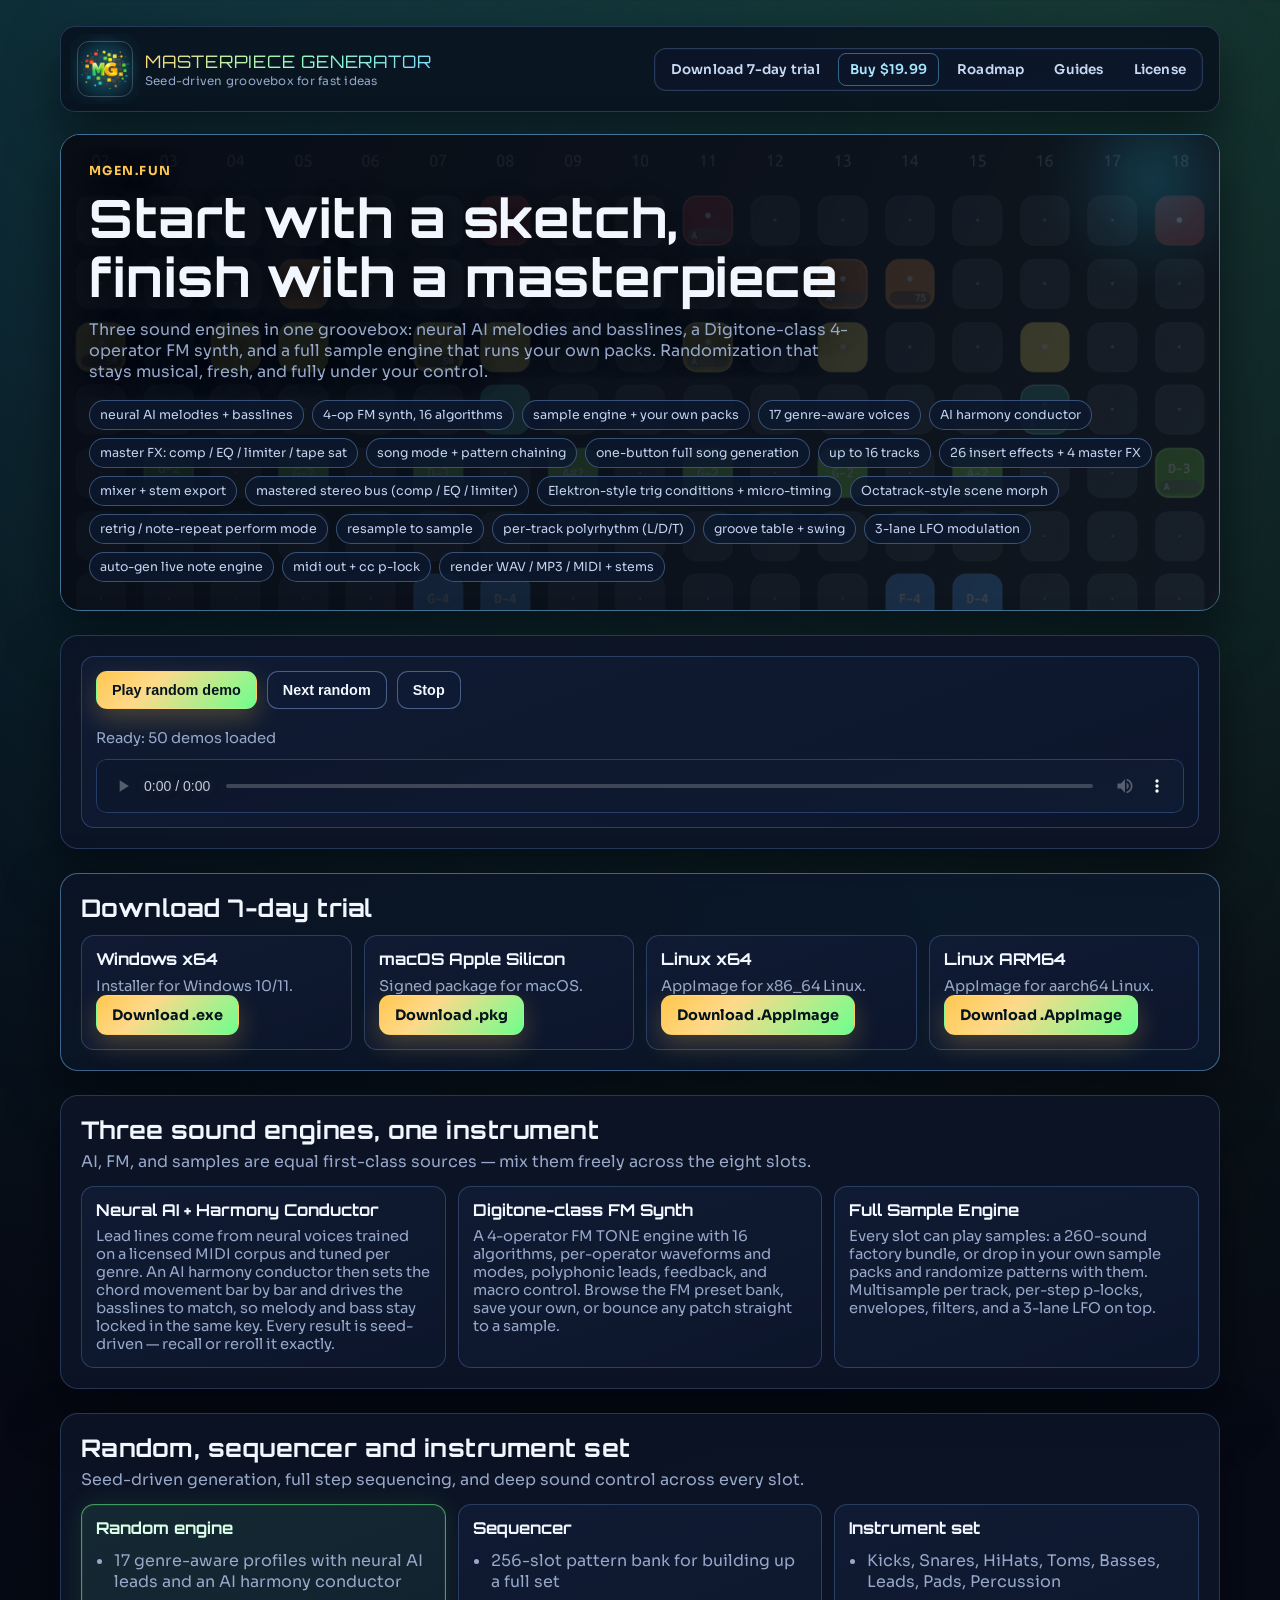
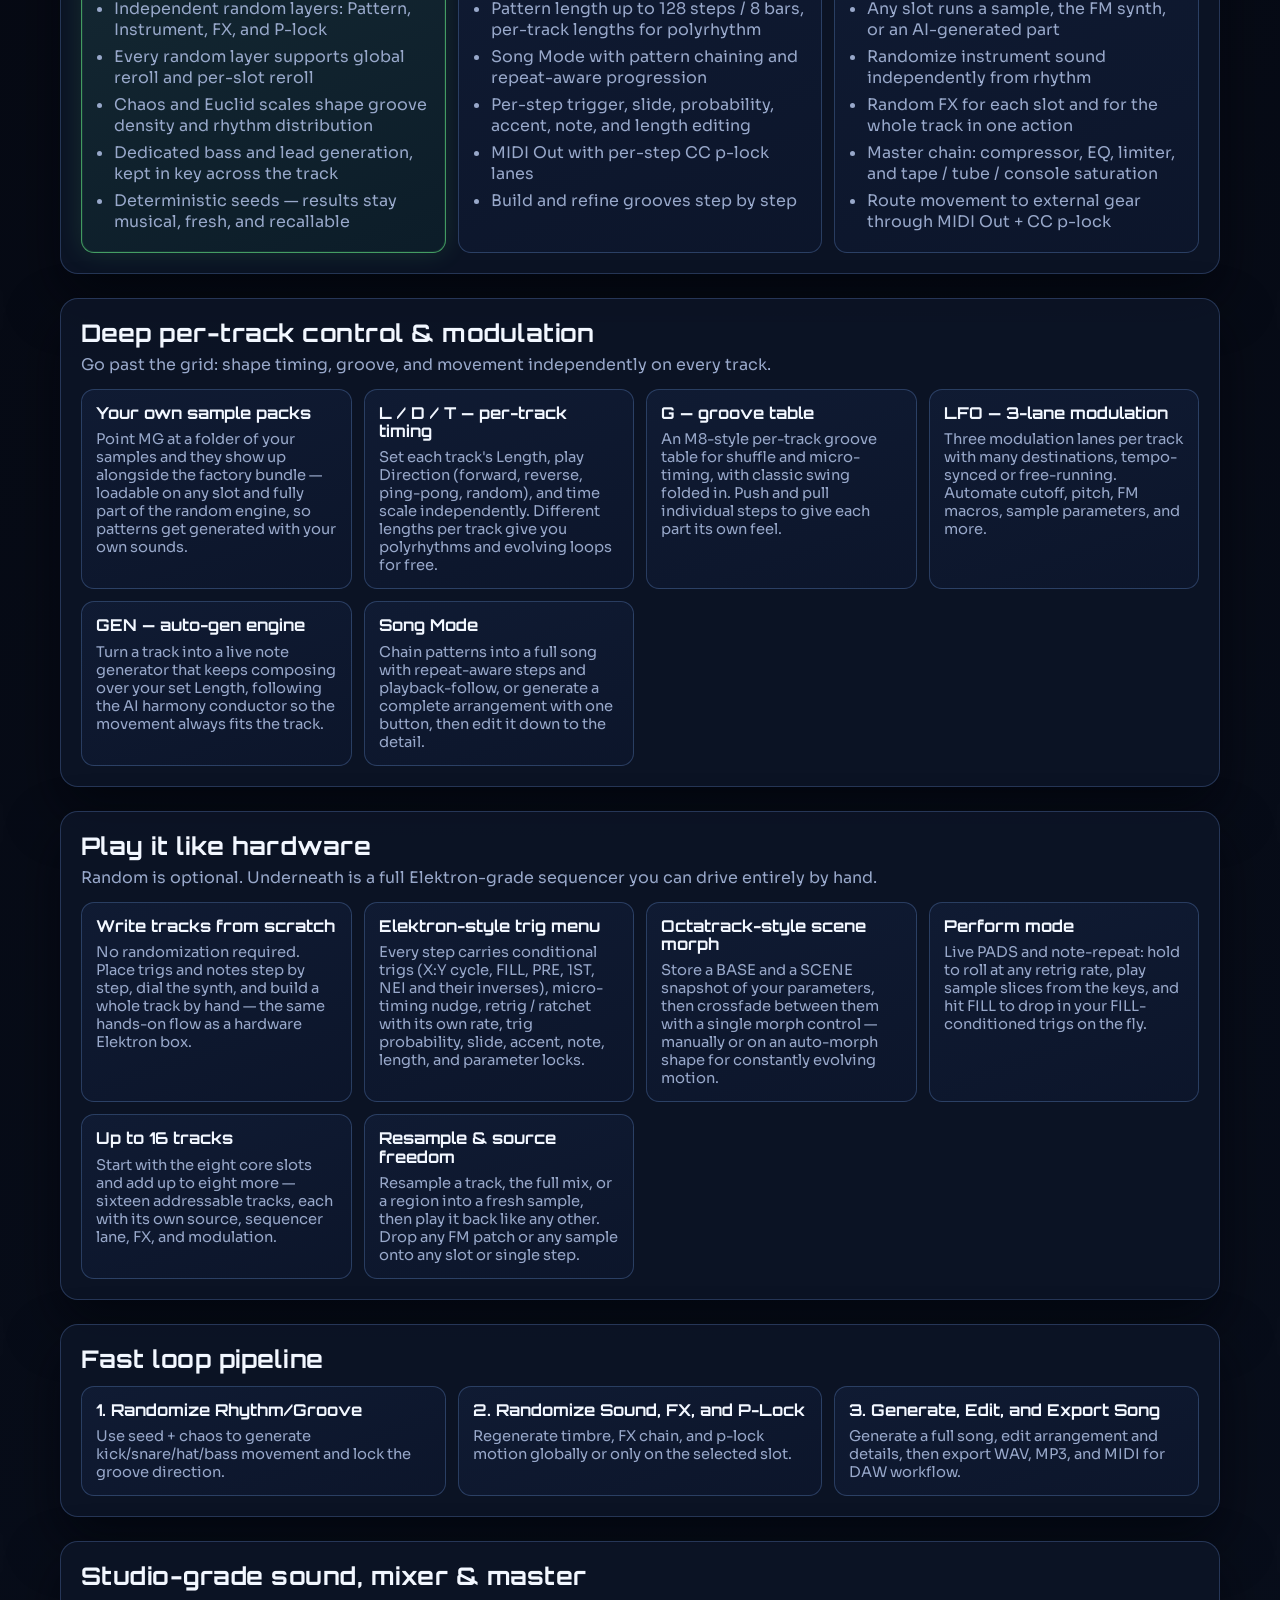
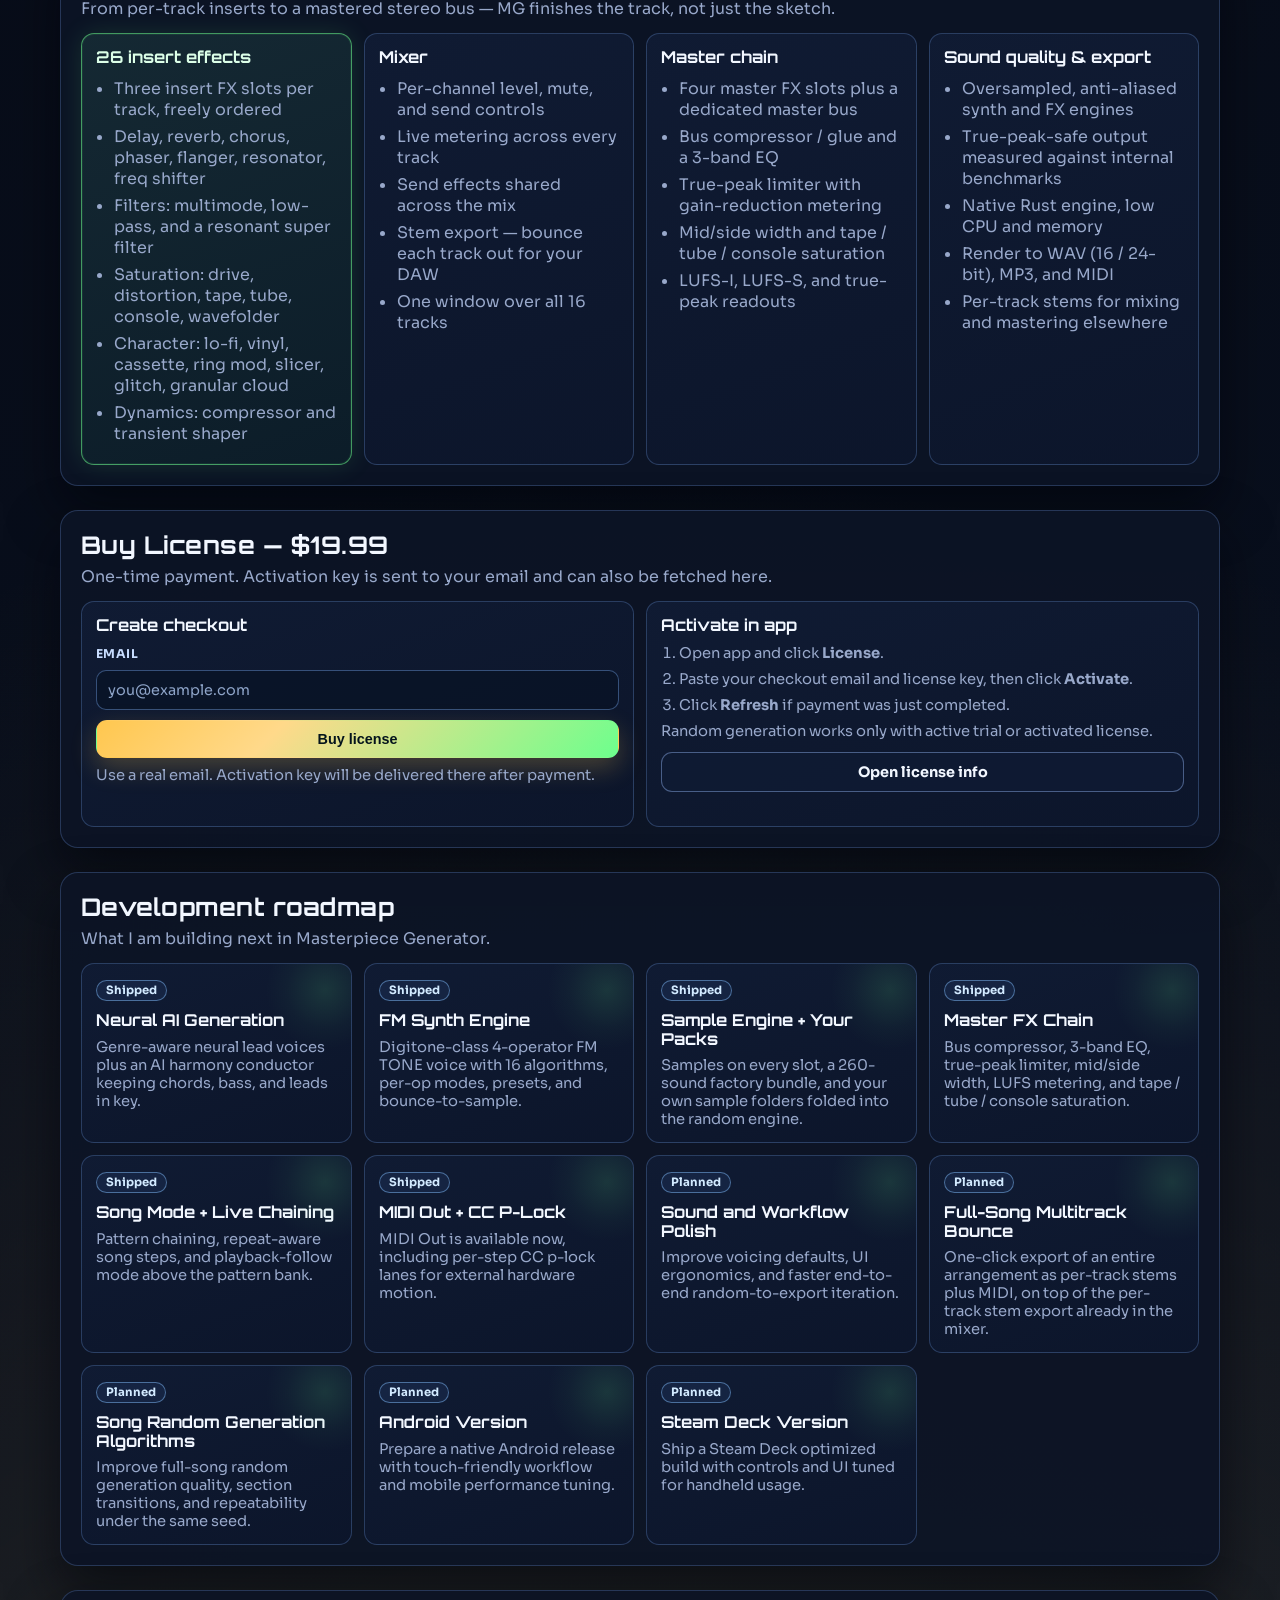
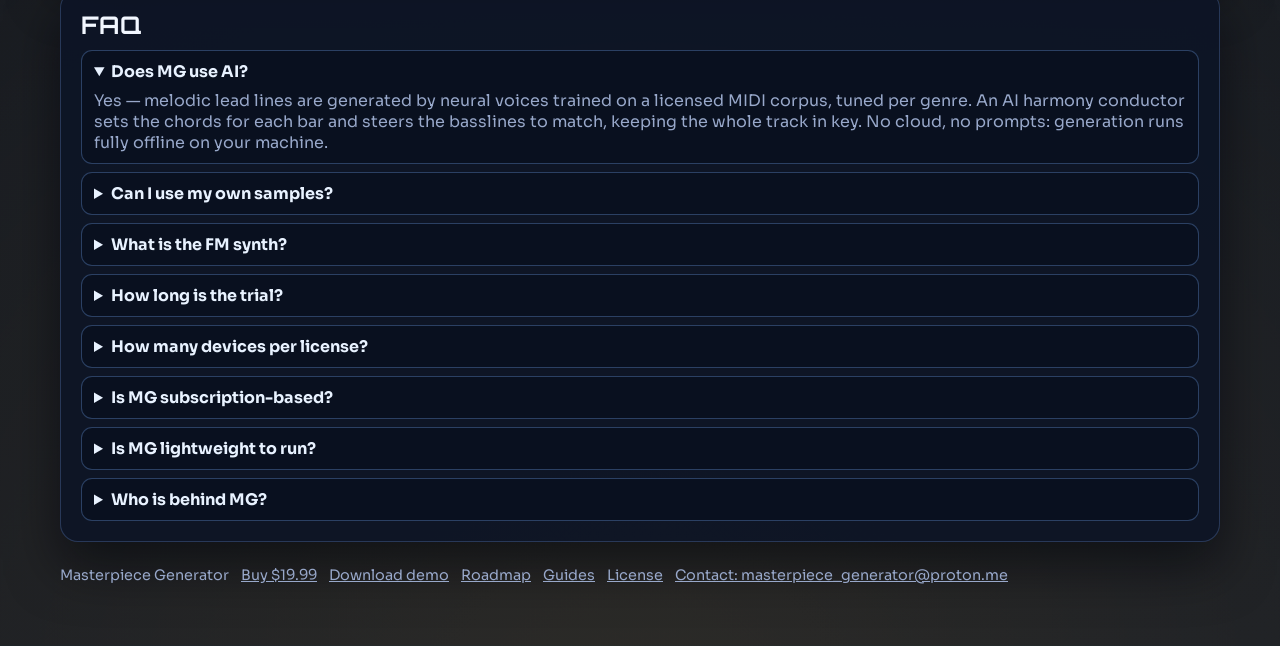
<file: index.html>
<!doctype html>
<html lang="en">
  <head>
    <meta charset="UTF-8" />
    <meta name="viewport" content="width=device-width, initial-scale=1.0" />
    <title>Masterpiece Generator — AI, FM & sample groovebox</title>
    <meta
      name="description"
      content="Masterpiece Generator is a desktop groovebox that fuses neural AI melody generation, a Digitone-class 4-operator FM synth, and a full sample engine with your own packs — plus deep per-track control, song mode, MIDI Out, and instant WAV/MP3/MIDI export."
    />
    <link rel="icon" href="/favicon.ico" sizes="48x48" />
    <link rel="icon" type="image/png" sizes="48x48" href="/assets/img/favicon-48.png" />
    <link rel="icon" type="image/png" sizes="96x96" href="/assets/img/favicon-96.png" />
    <link rel="icon" type="image/png" sizes="192x192" href="/assets/img/favicon-192.png" />
    <link rel="icon" type="image/png" sizes="512x512" href="/assets/img/favicon-512.png" />
    <link rel="apple-touch-icon" sizes="180x180" href="/assets/img/apple-touch-icon.png" />
    <link rel="manifest" href="/site.webmanifest" />
    <link rel="stylesheet" href="assets/styles.css" />
  </head>
  <body>
    <main class="page">
<header class="header">
        <a class="brand" href="/" aria-label="Masterpiece Generator home">
          <span class="brand-emblem-wrap">
            <span class="brand-emblem-mask">
              <img class="brand-emblem" src="assets/img/mg-emblem.png?v=2" alt="Masterpiece Generator MG emblem" />
            </span>
          </span>
          <div class="brand-text">
            <p class="brand-title">Masterpiece Generator</p>
            <p class="brand-sub">Seed-driven groovebox for fast ideas</p>
          </div>
        </a>
        <nav class="nav" aria-label="Main">
          <a href="#download">Download 7-day trial</a>
          <a href="#buy" class="nav-buy">Buy $19.99</a>
          <a href="#roadmap">Roadmap</a>
          <a href="/guides/first-5-minutes/">Guides</a>
          <a href="/legal/license.html">License</a>
        </nav>
      </header>

      <section class="hero home-hero">
        <div class="hero-copy">
          <p class="kicker">mgen.fun</p>
          <h1>Start with a sketch, finish with a masterpiece</h1>
          <p class="lead">
            Three sound engines in one groovebox: neural AI melodies and basslines, a Digitone-class
            4-operator FM synth, and a full sample engine that runs your own packs. Randomization
            that stays musical, fresh, and fully under your control.
          </p>
        </div>
        <div class="stat-row hero-chips">
            <span class="chip">neural AI melodies + basslines</span>
            <span class="chip">4-op FM synth, 16 algorithms</span>
            <span class="chip">sample engine + your own packs</span>
            <span class="chip">17 genre-aware voices</span>
            <span class="chip">AI harmony conductor</span>
            <span class="chip">master FX: comp / EQ / limiter / tape sat</span>
            <span class="chip">song mode + pattern chaining</span>
            <span class="chip">one-button full song generation</span>
            <span class="chip">up to 16 tracks</span>
            <span class="chip">26 insert effects + 4 master FX</span>
            <span class="chip">mixer + stem export</span>
            <span class="chip">mastered stereo bus (comp / EQ / limiter)</span>
            <span class="chip">Elektron-style trig conditions + micro-timing</span>
            <span class="chip">Octatrack-style scene morph</span>
            <span class="chip">retrig / note-repeat perform mode</span>
            <span class="chip">resample to sample</span>
            <span class="chip">per-track polyrhythm (L/D/T)</span>
            <span class="chip">groove table + swing</span>
            <span class="chip">3-lane LFO modulation</span>
            <span class="chip">auto-gen live note engine</span>
            <span class="chip">midi out + cc p-lock</span>
            <span class="chip">render WAV / MP3 / MIDI + stems</span>
        </div>
      </section>

      <section class="section" id="audio-demos">
        <article class="card audio-player-card" data-audio-random-player>
          <div class="audio-controls">
            <button type="button" class="btn btn-primary" data-audio-action="play">Play random demo</button>
            <button type="button" class="btn btn-secondary" data-audio-action="next">Next random</button>
            <button type="button" class="btn btn-secondary" data-audio-action="stop">Stop</button>
          </div>
          <p class="audio-status" data-audio-status>Ready: demos loaded</p>
          <audio class="audio-player" data-audio-element controls preload="none"></audio>
        </article>
      </section>

      <section class="section section-download" id="download">
        <h2>Download 7-day trial</h2>
        <div class="grid download-grid">
          <article class="card download-card">
            <h3>Windows x64</h3>
            <p>Installer for Windows 10/11.</p>
            <div class="cta-row">
              <a
                class="btn btn-primary"
                href="https://github.com/masterpieceGenerator/generator_release/releases/latest/download/generator-windows-x86_64-setup.exe"
                target="_blank"
                rel="noopener"
              >
                Download .exe
              </a>
            </div>
          </article>
          <article class="card download-card">
            <h3>macOS Apple Silicon</h3>
            <p>Signed package for macOS.</p>
            <div class="cta-row">
              <a
                class="btn btn-primary"
                href="https://github.com/masterpieceGenerator/generator_release/releases/latest/download/generator-macos-aarch64.pkg"
                target="_blank"
                rel="noopener"
              >
                Download .pkg
              </a>
            </div>
          </article>
          <article class="card download-card">
            <h3>Linux x64</h3>
            <p>AppImage for x86_64 Linux.</p>
            <div class="cta-row">
              <a
                class="btn btn-primary"
                href="https://github.com/masterpieceGenerator/generator_release/releases/latest/download/generator-linux-x86_64.AppImage"
                target="_blank"
                rel="noopener"
              >
                Download .AppImage
              </a>
            </div>
          </article>
          <article class="card download-card">
            <h3>Linux ARM64</h3>
            <p>AppImage for aarch64 Linux.</p>
            <div class="cta-row">
              <a
                class="btn btn-primary"
                href="https://github.com/masterpieceGenerator/generator_release/releases/latest/download/generator-linux-aarch64.AppImage"
                target="_blank"
                rel="noopener"
              >
                Download .AppImage
              </a>
            </div>
          </article>
        </div>
      </section>

      <section class="section" id="tour">
        <h2>Three sound engines, one instrument</h2>
        <p>AI, FM, and samples are equal first-class sources — mix them freely across the eight slots.</p>
        <div class="grid">
          <article class="card">
            <h3>Neural AI + Harmony Conductor</h3>
            <p>
              Lead lines come from neural voices trained on a licensed MIDI corpus and tuned per
              genre. An AI harmony conductor then sets the chord movement bar by bar and drives the
              basslines to match, so melody and bass stay locked in the same key. Every result is
              seed-driven — recall or reroll it exactly.
            </p>
          </article>
          <article class="card">
            <h3>Digitone-class FM Synth</h3>
            <p>
              A 4-operator FM TONE engine with 16 algorithms, per-operator waveforms and modes,
              polyphonic leads, feedback, and macro control. Browse the FM preset bank, save your own,
              or bounce any patch straight to a sample.
            </p>
          </article>
          <article class="card">
            <h3>Full Sample Engine</h3>
            <p>
              Every slot can play samples: a 260-sound factory bundle, or drop in your own sample
              packs and randomize patterns with them. Multisample per track, per-step p-locks,
              envelopes, filters, and a 3-lane LFO on top.
            </p>
          </article>
        </div>
      </section>

      <section class="section" id="sequencer">
        <h2>Random, sequencer and instrument set</h2>
        <p>Seed-driven generation, full step sequencing, and deep sound control across every slot.</p>
        <div class="grid">
          <article class="card card-priority">
            <h3>Random engine</h3>
            <ul class="inline-list">
              <li>17 genre-aware profiles with neural AI leads and an AI harmony conductor</li>
              <li>Independent random layers: Pattern, Instrument, FX, and P-lock</li>
              <li>Every random layer supports global reroll and per-slot reroll</li>
              <li>Chaos and Euclid scales shape groove density and rhythm distribution</li>
              <li>Dedicated bass and lead generation, kept in key across the track</li>
              <li>Deterministic seeds — results stay musical, fresh, and recallable</li>
            </ul>
          </article>
          <article class="card">
            <h3>Sequencer</h3>
            <ul class="inline-list">
              <li>256-slot pattern bank for building up a full set</li>
              <li>Pattern length up to 128 steps / 8 bars, per-track lengths for polyrhythm</li>
              <li>Song Mode with pattern chaining and repeat-aware progression</li>
              <li>Per-step trigger, slide, probability, accent, note, and length editing</li>
              <li>MIDI Out with per-step CC p-lock lanes</li>
              <li>Build and refine grooves step by step</li>
            </ul>
          </article>
          <article class="card">
            <h3>Instrument set</h3>
            <ul class="inline-list">
              <li>Kicks, Snares, HiHats, Toms, Basses, Leads, Pads, Percussion</li>
              <li>Any slot runs a sample, the FM synth, or an AI-generated part</li>
              <li>Randomize instrument sound independently from rhythm</li>
              <li>Random FX for each slot and for the whole track in one action</li>
              <li>Master chain: compressor, EQ, limiter, and tape / tube / console saturation</li>
              <li>Route movement to external gear through MIDI Out + CC p-lock</li>
            </ul>
          </article>
        </div>
      </section>


      <section class="section" id="control">
        <h2>Deep per-track control &amp; modulation</h2>
        <p>Go past the grid: shape timing, groove, and movement independently on every track.</p>
        <div class="grid">
          <article class="card">
            <h3>Your own sample packs</h3>
            <p>
              Point MG at a folder of your samples and they show up alongside the factory bundle —
              loadable on any slot and fully part of the random engine, so patterns get generated with
              your own sounds.
            </p>
          </article>
          <article class="card">
            <h3>L / D / T — per-track timing</h3>
            <p>
              Set each track's Length, play Direction (forward, reverse, ping-pong, random), and time
              scale independently. Different lengths per track give you polyrhythms and evolving loops
              for free.
            </p>
          </article>
          <article class="card">
            <h3>G — groove table</h3>
            <p>
              An M8-style per-track groove table for shuffle and micro-timing, with classic swing
              folded in. Push and pull individual steps to give each part its own feel.
            </p>
          </article>
          <article class="card">
            <h3>LFO — 3-lane modulation</h3>
            <p>
              Three modulation lanes per track with many destinations, tempo-synced or free-running.
              Automate cutoff, pitch, FM macros, sample parameters, and more.
            </p>
          </article>
          <article class="card">
            <h3>GEN — auto-gen engine</h3>
            <p>
              Turn a track into a live note generator that keeps composing over your set Length,
              following the AI harmony conductor so the movement always fits the track.
            </p>
          </article>
          <article class="card">
            <h3>Song Mode</h3>
            <p>
              Chain patterns into a full song with repeat-aware steps and playback-follow, or generate
              a complete arrangement with one button, then edit it down to the detail.
            </p>
          </article>
        </div>
      </section>

      <section class="section" id="pro">
        <h2>Play it like hardware</h2>
        <p>Random is optional. Underneath is a full Elektron-grade sequencer you can drive entirely by hand.</p>
        <div class="grid">
          <article class="card">
            <h3>Write tracks from scratch</h3>
            <p>
              No randomization required. Place trigs and notes step by step, dial the synth, and build
              a whole track by hand — the same hands-on flow as a hardware Elektron box.
            </p>
          </article>
          <article class="card">
            <h3>Elektron-style trig menu</h3>
            <p>
              Every step carries conditional trigs (X:Y cycle, FILL, PRE, 1ST, NEI and their inverses),
              micro-timing nudge, retrig / ratchet with its own rate, trig probability, slide, accent,
              note, length, and parameter locks.
            </p>
          </article>
          <article class="card">
            <h3>Octatrack-style scene morph</h3>
            <p>
              Store a BASE and a SCENE snapshot of your parameters, then crossfade between them with a
              single morph control — manually or on an auto-morph shape for constantly evolving motion.
            </p>
          </article>
          <article class="card">
            <h3>Perform mode</h3>
            <p>
              Live PADS and note-repeat: hold to roll at any retrig rate, play sample slices from the
              keys, and hit FILL to drop in your FILL-conditioned trigs on the fly.
            </p>
          </article>
          <article class="card">
            <h3>Up to 16 tracks</h3>
            <p>
              Start with the eight core slots and add up to eight more — sixteen addressable tracks,
              each with its own source, sequencer lane, FX, and modulation.
            </p>
          </article>
          <article class="card">
            <h3>Resample &amp; source freedom</h3>
            <p>
              Resample a track, the full mix, or a region into a fresh sample, then play it back like
              any other. Drop any FM patch or any sample onto any slot or single step.
            </p>
          </article>
        </div>
      </section>

      <section class="section" id="workflow">
        <h2>Fast loop pipeline</h2>
        <div class="grid">
          <article class="card">
            <h3>1. Randomize Rhythm/Groove</h3>
            <p>Use seed + chaos to generate kick/snare/hat/bass movement and lock the groove direction.</p>
          </article>
          <article class="card">
            <h3>2. Randomize Sound, FX, and P-Lock</h3>
            <p>Regenerate timbre, FX chain, and p-lock motion globally or only on the selected slot.</p>
          </article>
          <article class="card">
            <h3>3. Generate, Edit, and Export Song</h3>
            <p>Generate a full song, edit arrangement and details, then export WAV, MP3, and MIDI for DAW workflow.</p>
          </article>
        </div>
      </section>

      <section class="section" id="mix">
        <h2>Studio-grade sound, mixer &amp; master</h2>
        <p>From per-track inserts to a mastered stereo bus — MG finishes the track, not just the sketch.</p>
        <div class="grid">
          <article class="card card-priority">
            <h3>26 insert effects</h3>
            <ul class="inline-list">
              <li>Three insert FX slots per track, freely ordered</li>
              <li>Delay, reverb, chorus, phaser, flanger, resonator, freq shifter</li>
              <li>Filters: multimode, low-pass, and a resonant super filter</li>
              <li>Saturation: drive, distortion, tape, tube, console, wavefolder</li>
              <li>Character: lo-fi, vinyl, cassette, ring mod, slicer, glitch, granular cloud</li>
              <li>Dynamics: compressor and transient shaper</li>
            </ul>
          </article>
          <article class="card">
            <h3>Mixer</h3>
            <ul class="inline-list">
              <li>Per-channel level, mute, and send controls</li>
              <li>Live metering across every track</li>
              <li>Send effects shared across the mix</li>
              <li>Stem export — bounce each track out for your DAW</li>
              <li>One window over all 16 tracks</li>
            </ul>
          </article>
          <article class="card">
            <h3>Master chain</h3>
            <ul class="inline-list">
              <li>Four master FX slots plus a dedicated master bus</li>
              <li>Bus compressor / glue and a 3-band EQ</li>
              <li>True-peak limiter with gain-reduction metering</li>
              <li>Mid/side width and tape / tube / console saturation</li>
              <li>LUFS-I, LUFS-S, and true-peak readouts</li>
            </ul>
          </article>
          <article class="card">
            <h3>Sound quality &amp; export</h3>
            <ul class="inline-list">
              <li>Oversampled, anti-aliased synth and FX engines</li>
              <li>True-peak-safe output measured against internal benchmarks</li>
              <li>Native Rust engine, low CPU and memory</li>
              <li>Render to WAV (16 / 24-bit), MP3, and MIDI</li>
              <li>Per-track stems for mixing and mastering elsewhere</li>
            </ul>
          </article>
        </div>
      </section>

      <section class="section" id="buy" data-license-api-base="https://api.mgen.fun">
        <h2>Buy License — $19.99</h2>
        <p>One-time payment. Activation key is sent to your email and can also be fetched here.</p>
        <!-- Hidden form required by checkout.js for order status lookup on return -->
        <form style="display:none" data-order-status-form aria-hidden="true">
          <input name="email" type="email" autocomplete="email" />
          <input name="provider" type="hidden" value="lemonsqueezy" />
          <input name="order_id" type="text" />
          <button type="submit">Check</button>
        </form>
        <div class="grid buy-grid">
          <article class="card">
            <h3>Create checkout</h3>
            <form class="checkout-form" data-checkout-form>
              <label class="field-label" for="buy-email">Email</label>
              <input
                class="field-input"
                id="buy-email"
                name="email"
                type="email"
                autocomplete="email"
                placeholder="you@example.com"
                required
              />
              <input name="provider" type="hidden" value="lemonsqueezy" />
              <button class="btn btn-primary" type="submit">Buy license</button>
            </form>
            <p class="checkout-hint">Use a real email. Activation key will be delivered there after payment.</p>
            <p class="checkout-status" data-checkout-status aria-live="polite"></p>
            <p class="checkout-order" data-checkout-order hidden></p>
          </article>
          <article class="card">
            <h3>Activate in app</h3>
            <ol class="checkout-steps">
              <li>Open app and click <strong>License</strong>.</li>
              <li>Paste your checkout email and license key, then click <strong>Activate</strong>.</li>
              <li>Click <strong>Refresh</strong> if payment was just completed.</li>
            </ol>
            <p class="checkout-hint">
              Random generation works only with active trial or activated license.
            </p>
            <a class="btn btn-secondary checkout-help-btn" href="/legal/license.html">Open license info</a>
          </article>
          <article class="card license-result-card" data-license-result-card hidden>
            <h3>Payment confirmed</h3>
            <p class="checkout-status" data-order-status aria-live="polite"></p>
            <div class="checkout-license-row" data-order-license-row hidden>
              <p class="checkout-license" data-order-license></p>
              <button class="btn btn-secondary checkout-copy-btn" type="button" data-copy-license>Copy key</button>
            </div>
            <p class="checkout-copy-status" data-copy-status aria-live="polite"></p>
            <p class="checkout-hint">Copy this key, then paste it in the app under License → Activate.</p>
          </article>
        </div>
      </section>

      <section class="section" id="roadmap">
        <h2>Development roadmap</h2>
        <p>What I am building next in Masterpiece Generator.</p>
        <div class="grid roadmap-grid">
          <article class="card phase-card">
            <p class="phase-tag">Shipped</p>
            <h3>Neural AI Generation</h3>
            <p>Genre-aware neural lead voices plus an AI harmony conductor keeping chords, bass, and leads in key.</p>
          </article>
          <article class="card phase-card">
            <p class="phase-tag">Shipped</p>
            <h3>FM Synth Engine</h3>
            <p>Digitone-class 4-operator FM TONE voice with 16 algorithms, per-op modes, presets, and bounce-to-sample.</p>
          </article>
          <article class="card phase-card">
            <p class="phase-tag">Shipped</p>
            <h3>Sample Engine + Your Packs</h3>
            <p>Samples on every slot, a 260-sound factory bundle, and your own sample folders folded into the random engine.</p>
          </article>
          <article class="card phase-card">
            <p class="phase-tag">Shipped</p>
            <h3>Master FX Chain</h3>
            <p>Bus compressor, 3-band EQ, true-peak limiter, mid/side width, LUFS metering, and tape / tube / console saturation.</p>
          </article>
          <article class="card phase-card">
            <p class="phase-tag">Shipped</p>
            <h3>Song Mode + Live Chaining</h3>
            <p>Pattern chaining, repeat-aware song steps, and playback-follow mode above the pattern bank.</p>
          </article>
          <article class="card phase-card">
            <p class="phase-tag">Shipped</p>
            <h3>MIDI Out + CC P-Lock</h3>
            <p>MIDI Out is available now, including per-step CC p-lock lanes for external hardware motion.</p>
          </article>
          <article class="card phase-card">
            <p class="phase-tag">Planned</p>
            <h3>Sound and Workflow Polish</h3>
            <p>Improve voicing defaults, UI ergonomics, and faster end-to-end random-to-export iteration.</p>
          </article>
          <article class="card phase-card">
            <p class="phase-tag">Planned</p>
            <h3>Full-Song Multitrack Bounce</h3>
            <p>One-click export of an entire arrangement as per-track stems plus MIDI, on top of the per-track stem export already in the mixer.</p>
          </article>
          <article class="card phase-card">
            <p class="phase-tag">Planned</p>
            <h3>Song Random Generation Algorithms</h3>
            <p>Improve full-song random generation quality, section transitions, and repeatability under the same seed.</p>
          </article>
          <article class="card phase-card">
            <p class="phase-tag">Planned</p>
            <h3>Android Version</h3>
            <p>Prepare a native Android release with touch-friendly workflow and mobile performance tuning.</p>
          </article>
          <article class="card phase-card">
            <p class="phase-tag">Planned</p>
            <h3>Steam Deck Version</h3>
            <p>Ship a Steam Deck optimized build with controls and UI tuned for handheld usage.</p>
          </article>
        </div>
      </section>

      <section class="section" id="faq">
        <h2>FAQ</h2>
        <div class="faq-grid">
          <details class="qa" open>
            <summary>Does MG use AI?</summary>
            <p>Yes — melodic lead lines are generated by neural voices trained on a licensed MIDI corpus, tuned per genre. An AI harmony conductor sets the chords for each bar and steers the basslines to match, keeping the whole track in key. No cloud, no prompts: generation runs fully offline on your machine.</p>
          </details>
          <details class="qa">
            <summary>Can I use my own samples?</summary>
            <p>Yes. MG ships with a factory sample bundle, and you can point it at your own sample folders. Your sounds load on any slot and take part in random pattern generation just like the built-in ones.</p>
          </details>
          <details class="qa">
            <summary>What is the FM synth?</summary>
            <p>A 4-operator FM TONE engine in the spirit of the Elektron Digitone: 16 algorithms, per-operator waveforms and modes, polyphonic leads, a preset bank, and bounce-to-sample. It sits next to the sample engine on every slot.</p>
          </details>
          <details class="qa">
            <summary>How long is the trial?</summary>
            <p>Trial period is 7 days, starting after first successful activation.</p>
          </details>
          <details class="qa">
            <summary>How many devices per license?</summary>
            <p>Current target policy is up to 3 devices per key.</p>
          </details>
          <details class="qa">
            <summary>Is MG subscription-based?</summary>
            <p>No subscription. MG is licensed directly, and random generation is not limited.</p>
          </details>
          <details class="qa">
            <summary>Is MG lightweight to run?</summary>
            <p>MG is a native desktop app written in Rust and optimized for low CPU and memory usage.</p>
          </details>
          <details class="qa">
            <summary>Who is behind MG?</summary>
            <p>Masterpiece Generator is built and maintained as an independent solo project.</p>
          </details>
        </div>
      </section>

      <footer class="footer">
        <span>Masterpiece Generator</span>
        <a href="#buy">Buy $19.99</a>
        <a href="#download">Download demo</a>
        <a href="#roadmap">Roadmap</a>
        <a href="/guides/first-5-minutes/">Guides</a>
        <a href="/legal/license.html">License</a>
        <a href="mailto:masterpiece_generator@proton.me">Contact: masterpiece_generator@proton.me</a>
      </footer>
    </main>
    <script src="assets/random-audio-player.js"></script>
    <script src="assets/checkout.js"></script>
  </body>
</html>
</file>
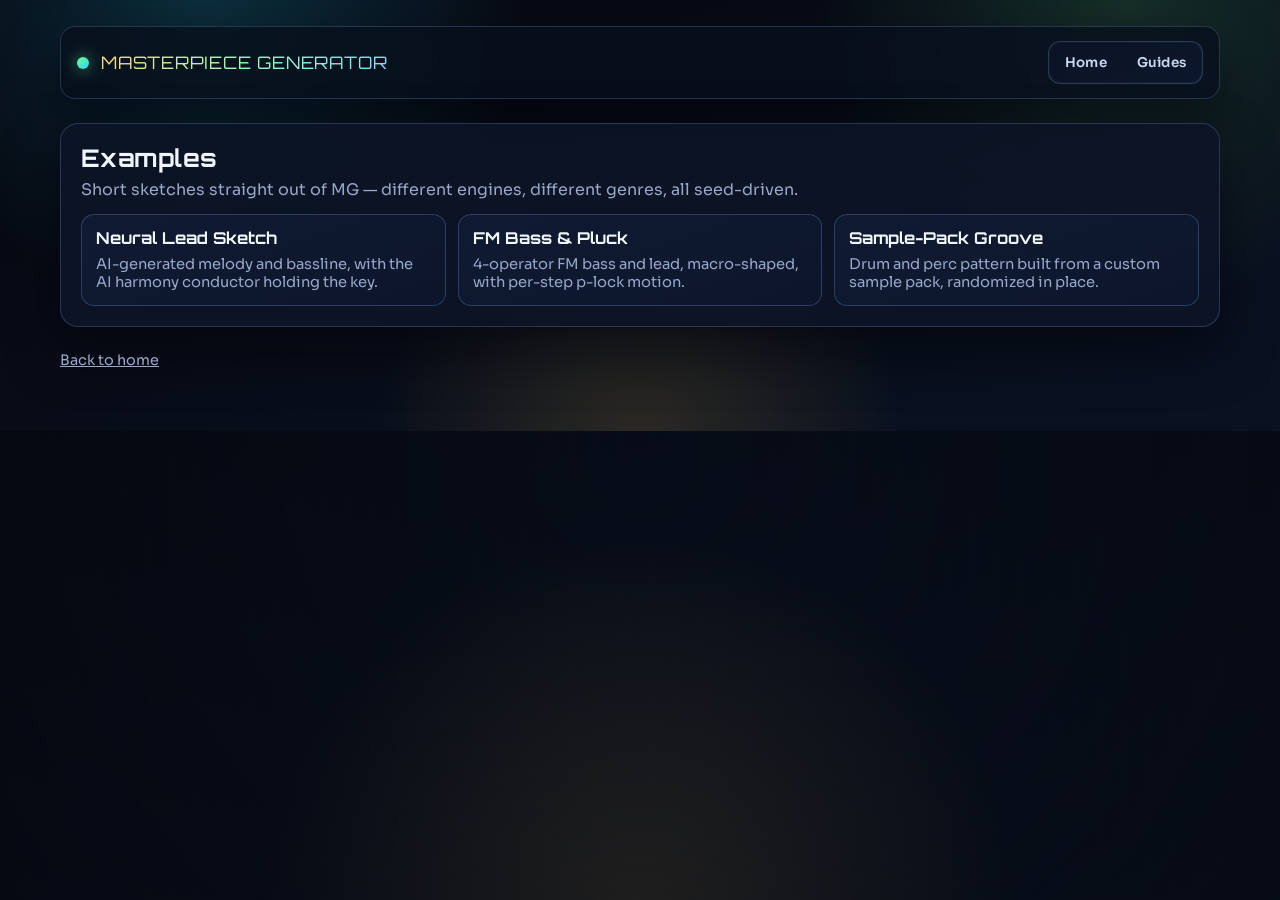
<file: examples/index.html>
<!doctype html>
<html lang="en">
  <head>
    <meta charset="UTF-8" />
    <meta name="viewport" content="width=device-width, initial-scale=1.0" />
    <title>Examples - Masterpiece Generator</title>
    <link rel="stylesheet" href="../assets/styles.css" />
  </head>
  <body>
    <main class="page">
      <header class="header">
        <a class="brand" href="/">
          <span class="logo-dot" aria-hidden="true"></span>
          <p class="brand-title">Masterpiece Generator</p>
        </a>
        <nav class="nav">
          <a href="/">Home</a>
          <a href="/guides/">Guides</a>
        </nav>
      </header>

      <section class="section">
        <h2>Examples</h2>
        <p>Short sketches straight out of MG — different engines, different genres, all seed-driven.</p>
        <div class="grid">
          <article class="card">
            <h3>Neural Lead Sketch</h3>
            <p>AI-generated melody and bassline, with the AI harmony conductor holding the key.</p>
          </article>
          <article class="card">
            <h3>FM Bass &amp; Pluck</h3>
            <p>4-operator FM bass and lead, macro-shaped, with per-step p-lock motion.</p>
          </article>
          <article class="card">
            <h3>Sample-Pack Groove</h3>
            <p>Drum and perc pattern built from a custom sample pack, randomized in place.</p>
          </article>
        </div>
      </section>

      <footer class="footer">
        <a href="/">Back to home</a>
      </footer>
    </main>
  </body>
</html>
</file>
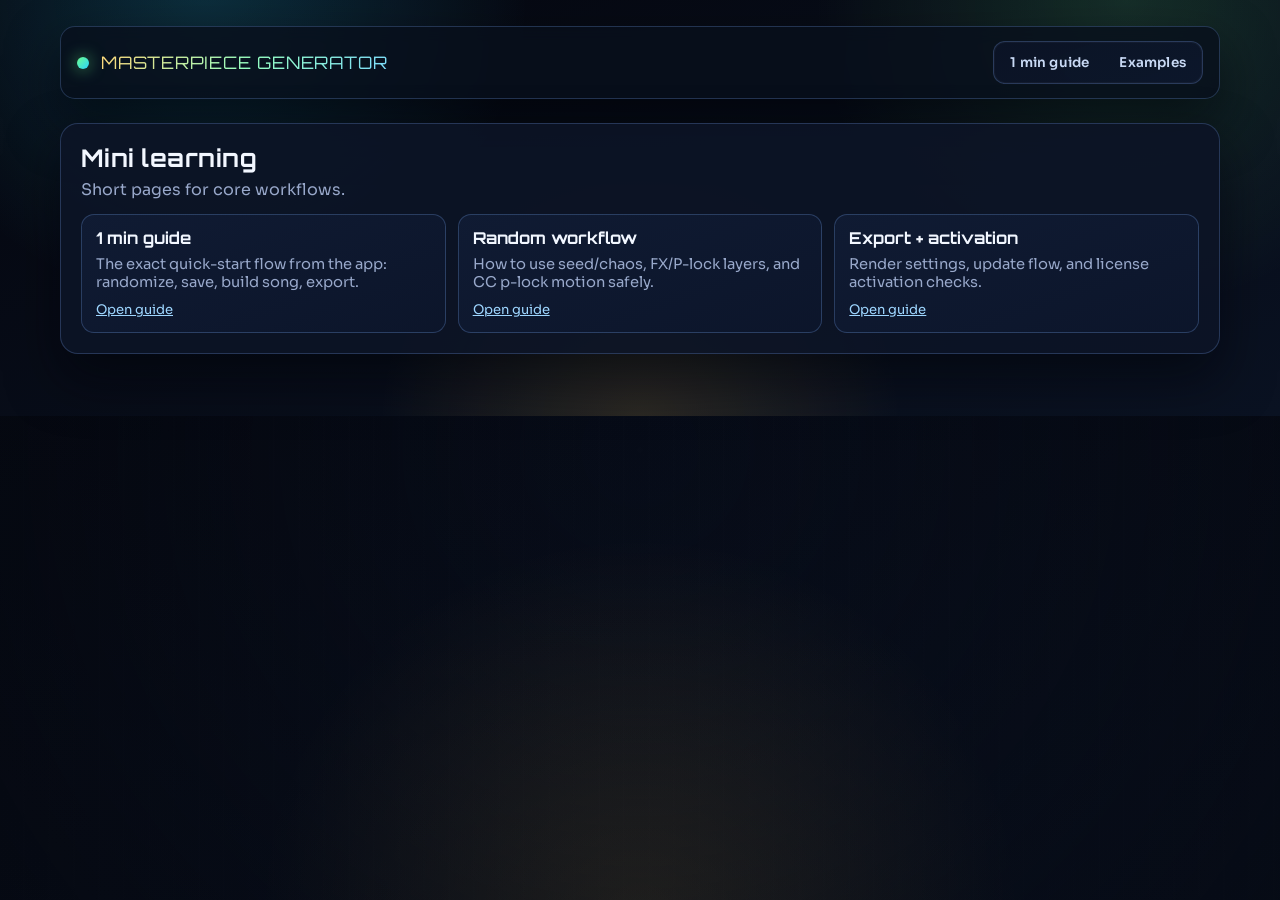
<file: guides/index.html>
<!doctype html>
<html lang="en">
  <head>
    <meta charset="UTF-8" />
    <meta name="viewport" content="width=device-width, initial-scale=1.0" />
    <title>Guides - Masterpiece Generator</title>
    <link rel="stylesheet" href="../assets/styles.css" />
  </head>
  <body>
    <main class="page">
      <header class="header">
        <a class="brand" href="/">
          <span class="logo-dot" aria-hidden="true"></span>
          <p class="brand-title">Masterpiece Generator</p>
        </a>
        <nav class="nav">
          <a href="/guides/first-5-minutes/">1 min guide</a>
          <a href="/examples/">Examples</a>
        </nav>
      </header>

      <section class="section">
        <h2>Mini learning</h2>
        <p>Short pages for core workflows.</p>
        <div class="grid">
          <article class="card">
            <h3>1 min guide</h3>
            <p>The exact quick-start flow from the app: randomize, save, build song, export.</p>
            <p class="meta"><a href="/guides/first-5-minutes/">Open guide</a></p>
          </article>
          <article class="card">
            <h3>Random workflow</h3>
            <p>How to use seed/chaos, FX/P-lock layers, and CC p-lock motion safely.</p>
            <p class="meta"><a href="/guides/random-workflow/">Open guide</a></p>
          </article>
          <article class="card">
            <h3>Export + activation</h3>
            <p>Render settings, update flow, and license activation checks.</p>
            <p class="meta"><a href="/guides/export-activation/">Open guide</a></p>
          </article>
        </div>
      </section>
    </main>
  </body>
</html>
</file>
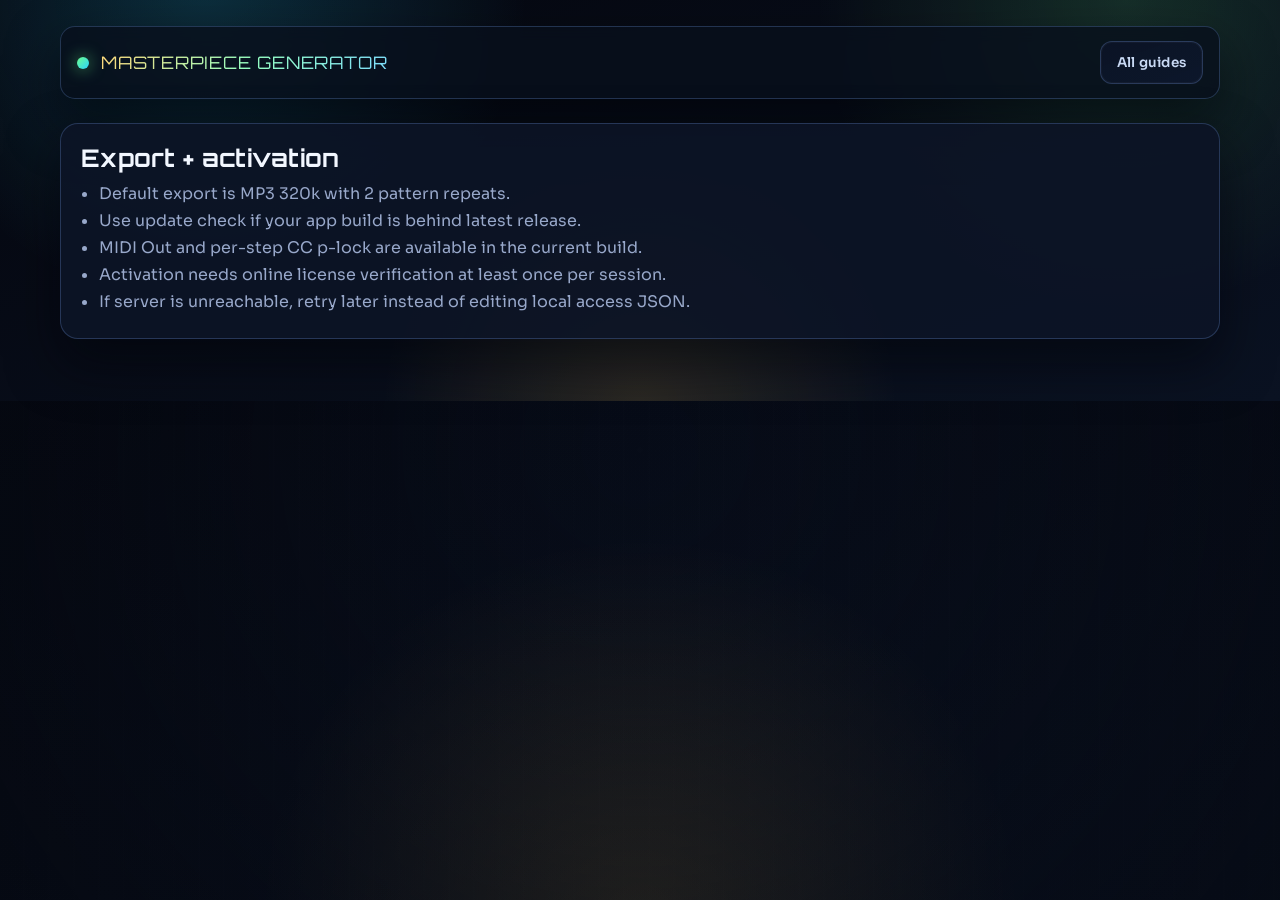
<file: guides/export-activation/index.html>
<!doctype html>
<html lang="en">
  <head>
    <meta charset="UTF-8" />
    <meta name="viewport" content="width=device-width, initial-scale=1.0" />
    <title>Export + Activation - Masterpiece Generator</title>
    <link rel="stylesheet" href="../../assets/styles.css" />
  </head>
  <body>
    <main class="page">
      <header class="header">
        <a class="brand" href="/">
          <span class="logo-dot" aria-hidden="true"></span>
          <p class="brand-title">Masterpiece Generator</p>
        </a>
        <nav class="nav">
          <a href="/guides/">All guides</a>
        </nav>
      </header>
      <section class="section">
        <h2>Export + activation</h2>
        <ul class="inline-list">
          <li>Default export is MP3 320k with 2 pattern repeats.</li>
          <li>Use update check if your app build is behind latest release.</li>
          <li>MIDI Out and per-step CC p-lock are available in the current build.</li>
          <li>Activation needs online license verification at least once per session.</li>
          <li>If server is unreachable, retry later instead of editing local access JSON.</li>
        </ul>
      </section>
    </main>
  </body>
</html>
</file>
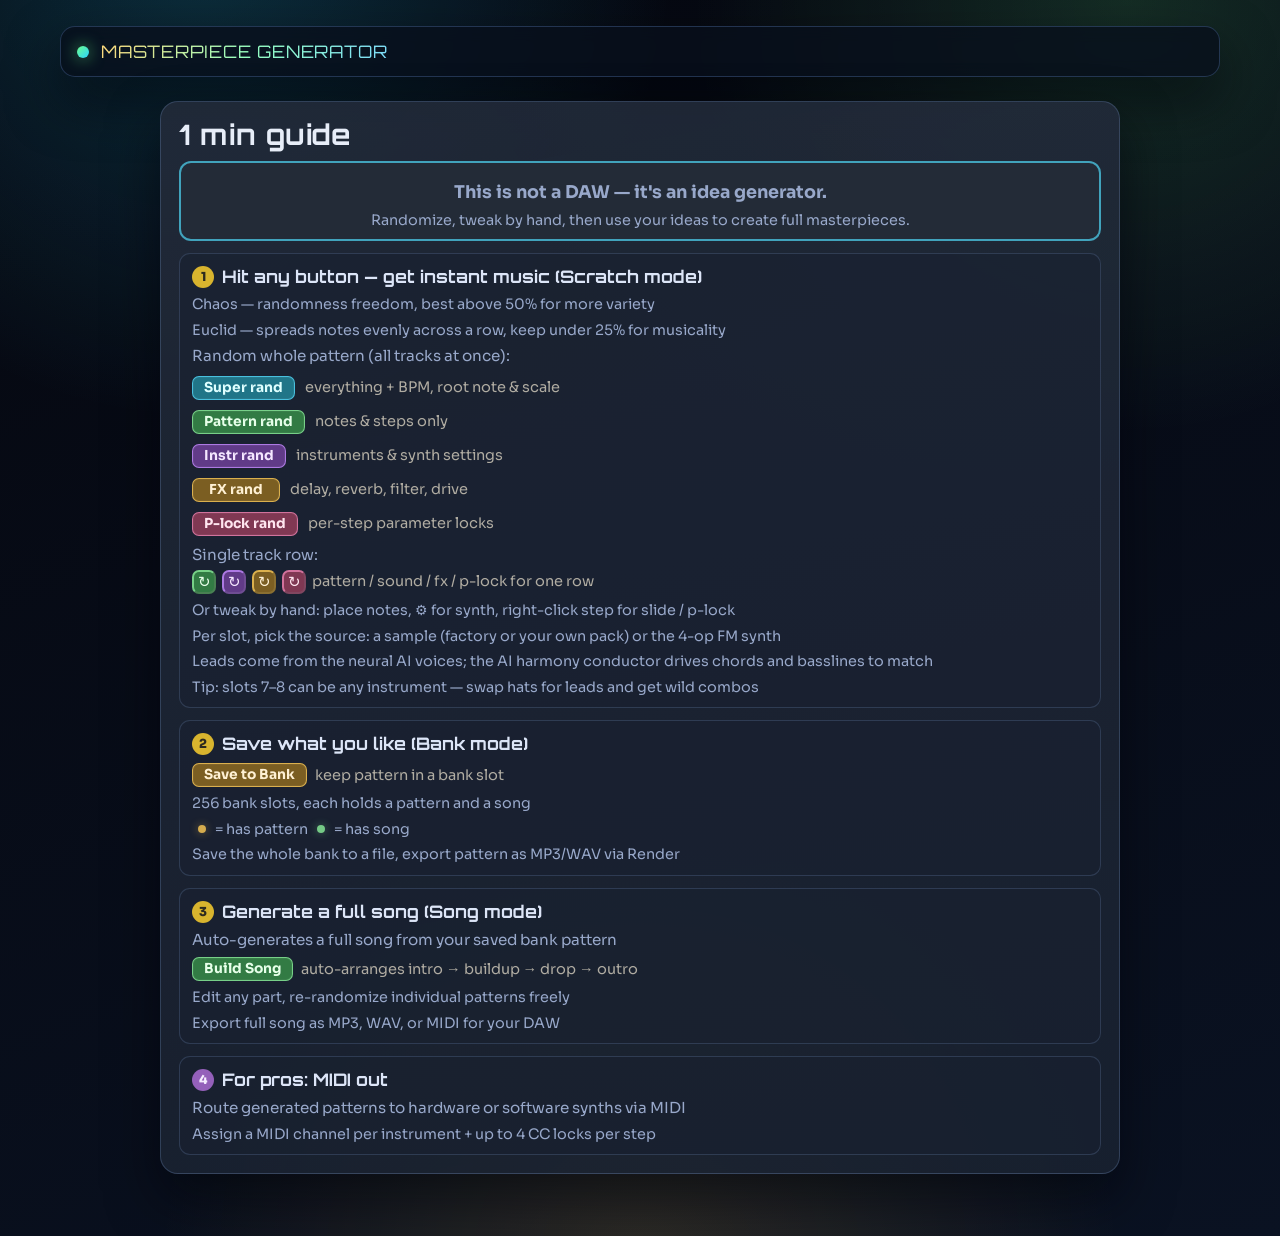
<file: guides/first-5-minutes/index.html>
<!doctype html>
<html lang="en">
  <head>
    <meta charset="UTF-8" />
    <meta name="viewport" content="width=device-width, initial-scale=1.0" />
    <title>1 min guide - Masterpiece Generator</title>
    <link rel="stylesheet" href="../../assets/styles.css?v=guide-20260329-site" />
  </head>
  <body>
    <main class="page">
      <header class="header">
        <a class="brand" href="/">
          <span class="logo-dot" aria-hidden="true"></span>
          <p class="brand-title">Masterpiece Generator</p>
        </a>
      </header>
      <section class="section guide-page">
        <h2>1 min guide</h2>

        <article class="guide-philosophy">
          <p class="guide-philosophy-title">This is not a DAW — it's an idea generator.</p>
          <p class="guide-philosophy-sub">Randomize, tweak by hand, then use your ideas to create full masterpieces.</p>
        </article>

        <article class="guide-step">
          <header class="guide-step-head">
            <span class="guide-step-badge guide-badge-yellow">1</span>
            <h3>Hit any button — get instant music (Scratch mode)</h3>
          </header>
          <p class="guide-hint">Chaos — randomness freedom, best above 50% for more variety</p>
          <p class="guide-hint">Euclid — spreads notes evenly across a row, keep under 25% for musicality</p>
          <p class="guide-subtitle">Random whole pattern (all tracks at once):</p>
          <div class="guide-rand-grid">
            <div class="guide-rand-row">
              <button class="guide-pill guide-pill-cyan" type="button">Super rand</button>
              <span class="guide-rand-desc">everything + BPM, root note &amp; scale</span>
            </div>
            <div class="guide-rand-row">
              <button class="guide-pill guide-pill-green" type="button">Pattern rand</button>
              <span class="guide-rand-desc">notes &amp; steps only</span>
            </div>
            <div class="guide-rand-row">
              <button class="guide-pill guide-pill-purple" type="button">Instr rand</button>
              <span class="guide-rand-desc">instruments &amp; synth settings</span>
            </div>
            <div class="guide-rand-row">
              <button class="guide-pill guide-pill-amber" type="button">FX rand</button>
              <span class="guide-rand-desc">delay, reverb, filter, drive</span>
            </div>
            <div class="guide-rand-row">
              <button class="guide-pill guide-pill-rose" type="button">P-lock rand</button>
              <span class="guide-rand-desc">per-step parameter locks</span>
            </div>
          </div>
          <p class="guide-subtitle">Single track row:</p>
          <div class="guide-track-row">
            <button class="guide-icon-pill guide-pill-green" type="button">↻</button>
            <button class="guide-icon-pill guide-pill-purple" type="button">↻</button>
            <button class="guide-icon-pill guide-pill-amber" type="button">↻</button>
            <button class="guide-icon-pill guide-pill-rose" type="button">↻</button>
            <span class="guide-rand-desc">pattern / sound / fx / p-lock for one row</span>
          </div>
          <p class="guide-hint">Or tweak by hand: place notes, ⚙ for synth, right-click step for slide / p-lock</p>
          <p class="guide-hint">Per slot, pick the source: a sample (factory or your own pack) or the 4-op FM synth</p>
          <p class="guide-hint">Leads come from the neural AI voices; the AI harmony conductor drives chords and basslines to match</p>
          <p class="guide-hint">Tip: slots 7–8 can be any instrument — swap hats for leads and get wild combos</p>
        </article>

        <article class="guide-step">
          <header class="guide-step-head">
            <span class="guide-step-badge guide-badge-yellow">2</span>
            <h3>Save what you like (Bank mode)</h3>
          </header>
          <p class="guide-subtitle guide-inline-action">
            <button class="guide-pill guide-pill-bank" type="button">Save to Bank</button>
            <span class="guide-rand-desc">keep pattern in a bank slot</span>
          </p>
          <p class="guide-hint">256 bank slots, each holds a pattern and a song</p>
          <p class="guide-hint"><span class="guide-dot guide-dot-yellow"></span> = has pattern <span class="guide-dot guide-dot-green"></span> = has song</p>
          <p class="guide-hint">Save the whole bank to a file, export pattern as MP3/WAV via Render</p>
        </article>

        <article class="guide-step">
          <header class="guide-step-head">
            <span class="guide-step-badge guide-badge-yellow">3</span>
            <h3>Generate a full song (Song mode)</h3>
          </header>
          <p class="guide-subtitle">Auto-generates a full song from your saved bank pattern</p>
          <p class="guide-subtitle guide-inline-action">
            <button class="guide-pill guide-pill-song" type="button">Build Song</button>
            <span class="guide-rand-desc">auto-arranges intro → buildup → drop → outro</span>
          </p>
          <p class="guide-hint">Edit any part, re-randomize individual patterns freely</p>
          <p class="guide-hint">Export full song as MP3, WAV, or MIDI for your DAW</p>
        </article>

        <article class="guide-step">
          <header class="guide-step-head">
            <span class="guide-step-badge guide-badge-purple">4</span>
            <h3>For pros: MIDI out</h3>
          </header>
          <p class="guide-subtitle">Route generated patterns to hardware or software synths via MIDI</p>
          <p class="guide-hint">Assign a MIDI channel per instrument + up to 4 CC locks per step</p>
        </article>

      </section>
    </main>
  </body>
</html>
</file>
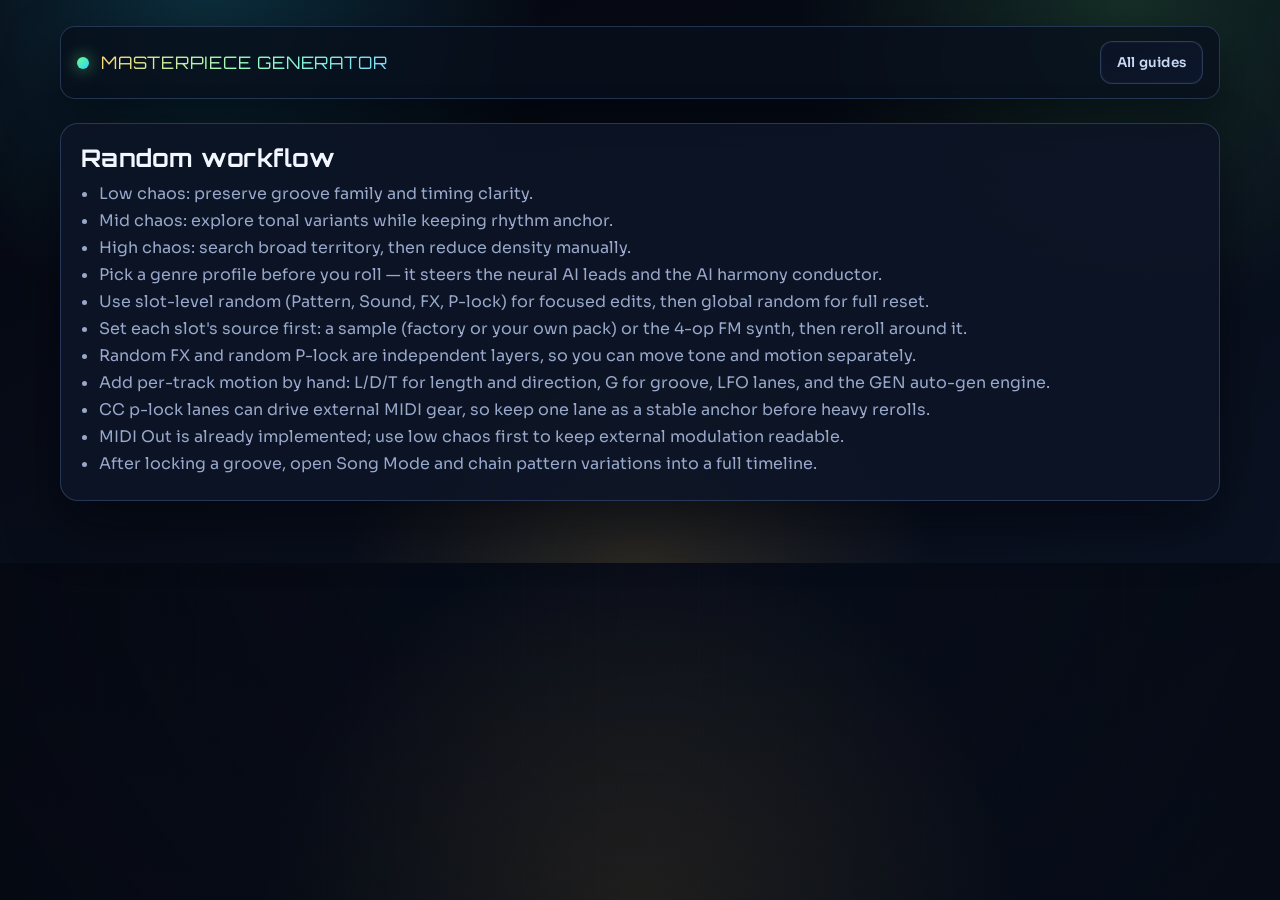
<file: guides/random-workflow/index.html>
<!doctype html>
<html lang="en">
  <head>
    <meta charset="UTF-8" />
    <meta name="viewport" content="width=device-width, initial-scale=1.0" />
    <title>Random Workflow - Masterpiece Generator</title>
    <link rel="stylesheet" href="../../assets/styles.css" />
  </head>
  <body>
    <main class="page">
      <header class="header">
        <a class="brand" href="/">
          <span class="logo-dot" aria-hidden="true"></span>
          <p class="brand-title">Masterpiece Generator</p>
        </a>
        <nav class="nav">
          <a href="/guides/">All guides</a>
        </nav>
      </header>
      <section class="section">
        <h2>Random workflow</h2>
        <ul class="inline-list">
          <li>Low chaos: preserve groove family and timing clarity.</li>
          <li>Mid chaos: explore tonal variants while keeping rhythm anchor.</li>
          <li>High chaos: search broad territory, then reduce density manually.</li>
          <li>Pick a genre profile before you roll — it steers the neural AI leads and the AI harmony conductor.</li>
          <li>Use slot-level random (Pattern, Sound, FX, P-lock) for focused edits, then global random for full reset.</li>
          <li>Set each slot's source first: a sample (factory or your own pack) or the 4-op FM synth, then reroll around it.</li>
          <li>Random FX and random P-lock are independent layers, so you can move tone and motion separately.</li>
          <li>Add per-track motion by hand: L/D/T for length and direction, G for groove, LFO lanes, and the GEN auto-gen engine.</li>
          <li>CC p-lock lanes can drive external MIDI gear, so keep one lane as a stable anchor before heavy rerolls.</li>
          <li>MIDI Out is already implemented; use low chaos first to keep external modulation readable.</li>
          <li>After locking a groove, open Song Mode and chain pattern variations into a full timeline.</li>
        </ul>
      </section>
    </main>
  </body>
</html>
</file>
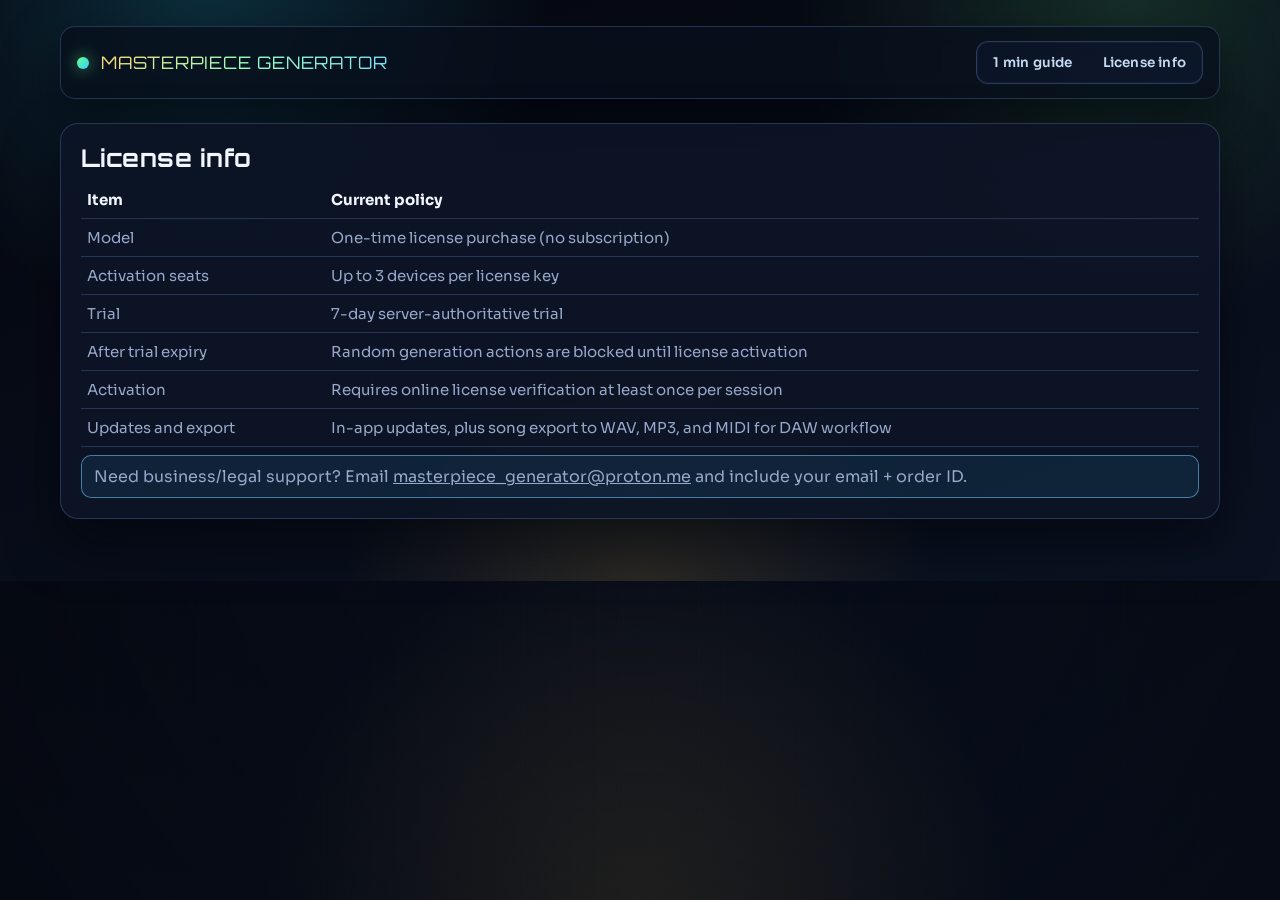
<file: legal/license.html>
<!doctype html>
<html lang="en">
  <head>
    <meta charset="UTF-8" />
    <meta name="viewport" content="width=device-width, initial-scale=1.0" />
    <title>License - Masterpiece Generator</title>
    <link rel="stylesheet" href="../assets/styles.css" />
  </head>
  <body>
    <main class="page">
      <header class="header">
        <a class="brand" href="/">
          <span class="logo-dot" aria-hidden="true"></span>
          <p class="brand-title">Masterpiece Generator</p>
        </a>
        <nav class="nav">
          <a href="/guides/first-5-minutes/">1 min guide</a>
          <a href="#license-info">License info</a>
        </nav>
      </header>
      <section class="section">
        <h2 id="license-info">License info</h2>
        <table class="table">
          <thead>
            <tr>
              <th>Item</th>
              <th>Current policy</th>
            </tr>
          </thead>
          <tbody>
            <tr>
              <td>Model</td>
              <td>One-time license purchase (no subscription)</td>
            </tr>
            <tr>
              <td>Activation seats</td>
              <td>Up to 3 devices per license key</td>
            </tr>
            <tr>
              <td>Trial</td>
              <td>7-day server-authoritative trial</td>
            </tr>
            <tr>
              <td>After trial expiry</td>
              <td>Random generation actions are blocked until license activation</td>
            </tr>
            <tr>
              <td>Activation</td>
              <td>Requires online license verification at least once per session</td>
            </tr>
            <tr>
              <td>Updates and export</td>
              <td>In-app updates, plus song export to WAV, MP3, and MIDI for DAW workflow</td>
            </tr>
          </tbody>
        </table>
        <p class="notice">
          Need business/legal support? Email
          <a href="mailto:masterpiece_generator@proton.me">masterpiece_generator@proton.me</a>
          and include your email + order ID.
        </p>
      </section>
    </main>
  </body>
</html>
</file>
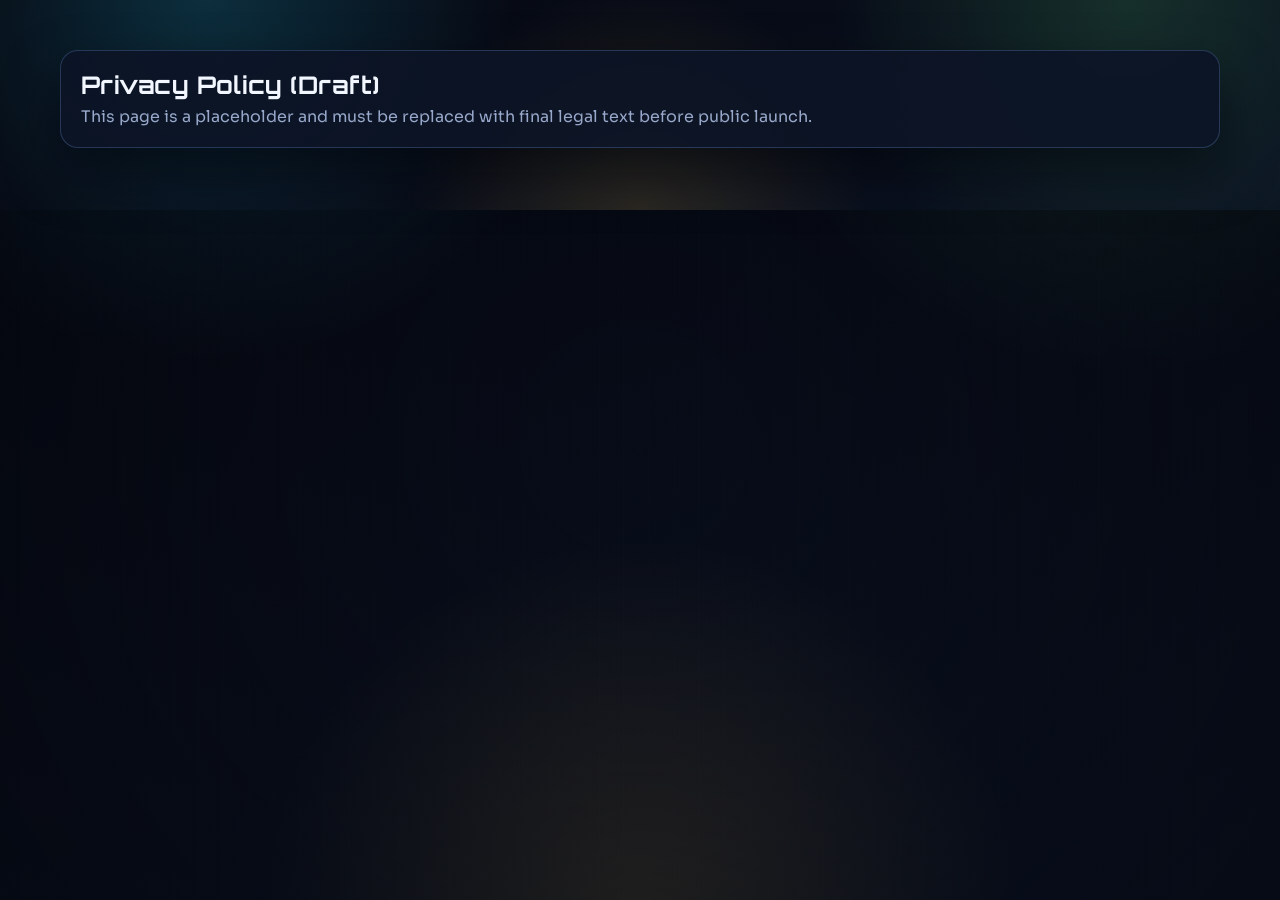
<file: legal/privacy.html>
<!doctype html>
<html lang="en">
  <head>
    <meta charset="UTF-8" />
    <meta name="viewport" content="width=device-width, initial-scale=1.0" />
    <title>Privacy - Masterpiece Generator</title>
    <link rel="stylesheet" href="../assets/styles.css" />
  </head>
  <body>
    <main class="page">
      <section class="section">
        <h2>Privacy Policy (Draft)</h2>
        <p>
          This page is a placeholder and must be replaced with final legal text before public launch.
        </p>
      </section>
    </main>
  </body>
</html>
</file>
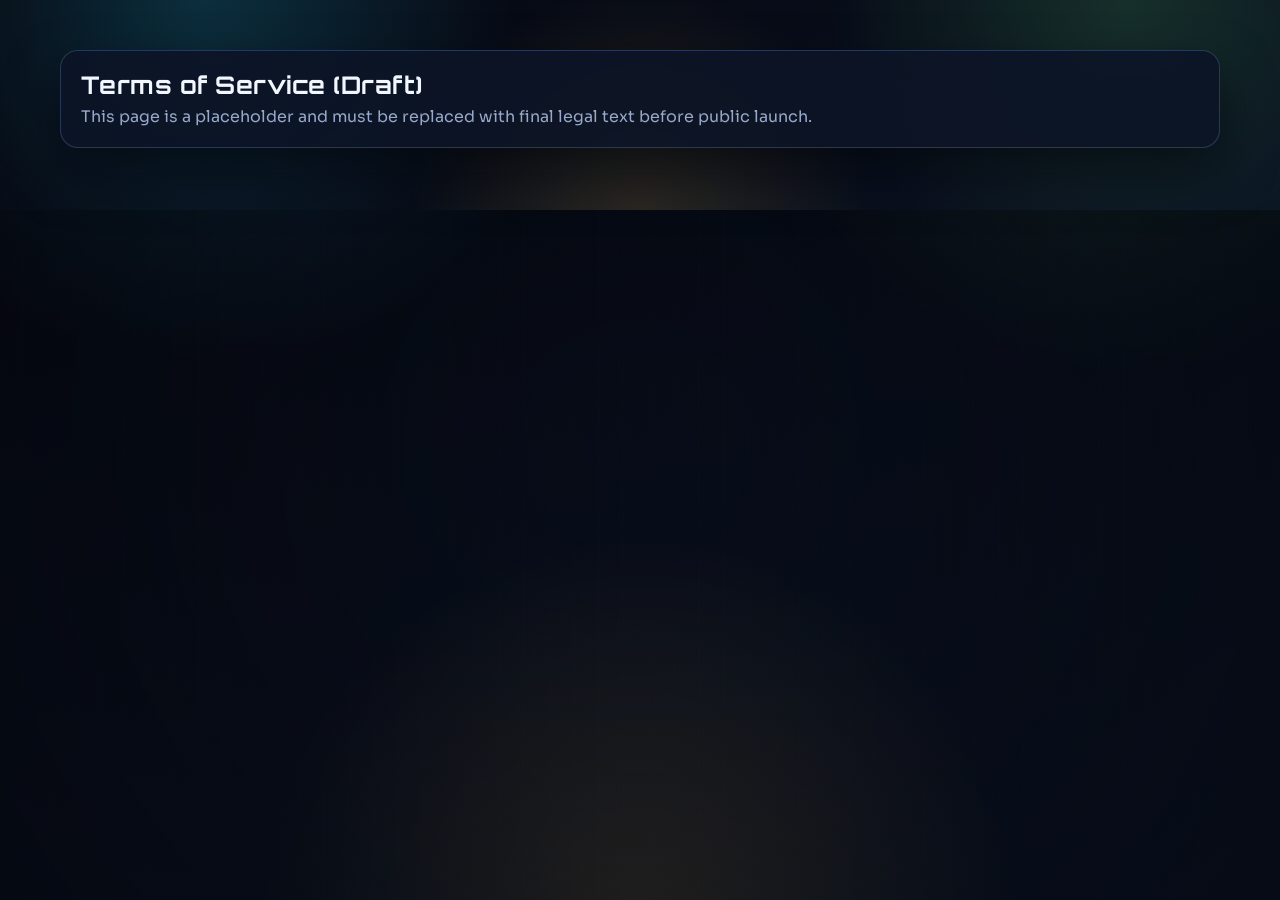
<file: legal/terms.html>
<!doctype html>
<html lang="en">
  <head>
    <meta charset="UTF-8" />
    <meta name="viewport" content="width=device-width, initial-scale=1.0" />
    <title>Terms - Masterpiece Generator</title>
    <link rel="stylesheet" href="../assets/styles.css" />
  </head>
  <body>
    <main class="page">
      <section class="section">
        <h2>Terms of Service (Draft)</h2>
        <p>
          This page is a placeholder and must be replaced with final legal text before public launch.
        </p>
      </section>
    </main>
  </body>
</html>
</file>
<file: assets/styles.css>
@import url("https://fonts.googleapis.com/css2?family=Orbitron:wght@600;700;800&family=Sora:wght@400;500;600;700;800&display=swap");

:root {
  --bg-0: #05070f;
  --bg-1: #0a1222;
  --panel: rgba(13, 21, 38, 0.9);
  --panel-strong: rgba(10, 17, 32, 0.95);
  --card: rgba(17, 27, 49, 0.9);
  --line: rgba(108, 147, 218, 0.28);
  --line-strong: rgba(120, 194, 255, 0.5);
  --text: #f2f7ff;
  --muted: #98a8ca;
  --accent-cyan: #2ad3ff;
  --accent-green: #6dff8d;
  --accent-gold: #ffc74f;
  --accent-red: #ff5d7c;
  --shadow: 0 24px 52px rgba(1, 4, 10, 0.55);
  --radius: 18px;
}

* {
  box-sizing: border-box;
}

html,
body {
  margin: 0;
  padding: 0;
  min-height: 100%;
  color: var(--text);
  font-family: "Sora", "Avenir Next", "Segoe UI", sans-serif;
  background:
    radial-gradient(circle at 16% -4%, rgba(42, 211, 255, 0.19) 0%, transparent 28%),
    radial-gradient(circle at 88% 0%, rgba(109, 255, 141, 0.14) 0%, transparent 26%),
    radial-gradient(circle at 50% 102%, rgba(255, 199, 79, 0.14) 0%, transparent 34%),
    linear-gradient(160deg, var(--bg-0), var(--bg-1));
}

body::before,
body::after {
  content: "";
  position: fixed;
  inset: 0;
  pointer-events: none;
  z-index: -1;
}

body::before {
  background:
    repeating-linear-gradient(
      90deg,
      rgba(255, 255, 255, 0) 0,
      rgba(255, 255, 255, 0) 23px,
      rgba(255, 255, 255, 0.015) 24px,
      rgba(255, 255, 255, 0) 25px
    );
  opacity: 0.35;
}

body::after {
  background: radial-gradient(circle at 50% 50%, rgba(8, 17, 34, 0) 0%, rgba(4, 6, 12, 0.55) 100%);
}

a {
  color: inherit;
}

.page {
  width: min(1160px, 94vw);
  margin: 0 auto;
  padding: 26px 0 62px;
}

.top-notice {
  margin: 0 0 14px;
  padding: 10px 14px;
  border: 1px solid rgba(255, 199, 79, 0.46);
  border-radius: 12px;
  background: linear-gradient(160deg, rgba(48, 35, 14, 0.78), rgba(34, 26, 13, 0.8));
  color: var(--accent-gold);
  font-size: 0.78rem;
  font-weight: 800;
  letter-spacing: 0.16em;
  text-transform: uppercase;
  text-align: center;
}

@keyframes rise-in {
  from {
    opacity: 0;
    transform: translateY(14px);
  }

  to {
    opacity: 1;
    transform: translateY(0);
  }
}

@keyframes emblem-pulse {
  0% {
    opacity: 0.26;
    transform: translateY(3px) scale(0.94);
  }

  50% {
    opacity: 0.72;
    transform: translateY(3px) scale(1.05);
  }

  100% {
    opacity: 0.26;
    transform: translateY(3px) scale(0.94);
  }
}

@keyframes brand-spectrum {
  0% {
    background-position: 0% 50%;
  }

  50% {
    background-position: 100% 50%;
  }

  100% {
    background-position: 0% 50%;
  }
}

.page > * {
  opacity: 0;
  animation: rise-in 460ms ease forwards;
}

.page > *:nth-child(1) {
  animation-delay: 20ms;
}

.page > *:nth-child(2) {
  animation-delay: 70ms;
}

.page > *:nth-child(3) {
  animation-delay: 120ms;
}

.page > *:nth-child(4) {
  animation-delay: 170ms;
}

.page > *:nth-child(5) {
  animation-delay: 220ms;
}

.page > *:nth-child(6) {
  animation-delay: 270ms;
}

.page > *:nth-child(7) {
  animation-delay: 320ms;
}

.page > *:nth-child(8) {
  animation-delay: 370ms;
}

.page > *:nth-child(9) {
  animation-delay: 420ms;
}

.header {
  display: flex;
  flex-wrap: wrap;
  align-items: center;
  justify-content: space-between;
  gap: 14px;
  padding: 14px 16px;
  border: 1px solid var(--line);
  border-radius: 15px;
  background: rgba(8, 15, 28, 0.8);
  box-shadow: var(--shadow);
  backdrop-filter: blur(8px);
}

.brand {
  display: inline-flex;
  align-items: center;
  gap: 12px;
  text-decoration: none;
  min-width: 0;
}

.brand-emblem-wrap {
  position: relative;
  width: 56px;
  height: 56px;
  border-radius: 12px;
  flex: 0 0 auto;
  display: grid;
  place-items: center;
}

.brand-emblem-mask {
  width: 100%;
  height: 100%;
  border-radius: 12px;
  border: 1px solid rgba(255, 255, 255, 0.2);
  overflow: hidden;
  position: relative;
  z-index: 1;
}

.brand-emblem-wrap::after {
  content: "";
  position: absolute;
  inset: -7px;
  border-radius: 16px;
  background: radial-gradient(circle at 50% 50%, rgba(42, 211, 255, 0.38), rgba(42, 211, 255, 0.03) 68%, rgba(42, 211, 255, 0) 100%);
  pointer-events: none;
  transform-origin: center;
  animation: emblem-pulse 3.5s ease-in-out infinite;
}

.brand-emblem {
  width: 100%;
  height: 100%;
  border-radius: 0;
  object-fit: cover;
  object-position: center;
  display: block;
  position: relative;
  transform: translateY(4px) scale(1.06);
  transform-origin: center;
}

.brand-text {
  min-width: 0;
}

.logo-dot {
  width: 12px;
  height: 12px;
  border-radius: 999px;
  background: linear-gradient(135deg, var(--accent-green), var(--accent-cyan));
  box-shadow: 0 0 16px rgba(109, 255, 141, 0.65);
}

.brand-title {
  margin: 0;
  font-family: "Orbitron", "Sora", sans-serif;
  font-size: 1.08rem;
  letter-spacing: 0.045em;
  text-transform: uppercase;
  white-space: nowrap;
  color: #edf6ff;
}

@supports ((-webkit-background-clip: text) or (background-clip: text)) {
  .brand-title {
    background:
      linear-gradient(
        120deg,
        #ffd87a 0%,
        #95ffc1 24%,
        #7ad9ff 48%,
        #bea8ff 72%,
        #ffd87a 100%
      );
    background-size: 220% 100%;
    -webkit-background-clip: text;
    background-clip: text;
    -webkit-text-fill-color: transparent;
    animation: brand-spectrum 9s linear infinite;
  }
}

.brand-sub {
  margin: 2px 0 0;
  color: var(--muted);
  font-size: 0.74rem;
  letter-spacing: 0.02em;
}

.nav {
  display: inline-flex;
  align-items: center;
  flex-wrap: wrap;
  gap: 6px;
  padding: 4px;
  border: 1px solid rgba(118, 158, 225, 0.28);
  border-radius: 12px;
  background: linear-gradient(160deg, rgba(12, 20, 39, 0.9), rgba(14, 24, 45, 0.86));
  box-shadow: inset 0 0 0 1px rgba(255, 255, 255, 0.03);
}

.nav a {
  text-decoration: none;
  color: #c8d9f4;
  border: 1px solid transparent;
  border-radius: 8px;
  padding: 7px 11px;
  font-size: 0.84rem;
  font-weight: 600;
  letter-spacing: 0.015em;
  background: transparent;
  transition: transform 140ms ease, border-color 140ms ease, color 140ms ease, background 140ms ease, box-shadow 140ms ease;
}

.nav a:hover,
.nav a:focus-visible {
  color: var(--text);
  border-color: rgba(104, 198, 255, 0.62);
  background: rgba(42, 211, 255, 0.16);
  box-shadow: inset 0 0 0 1px rgba(184, 230, 255, 0.16);
  transform: translateY(-1px);
  outline: none;
}

.nav-buy {
  background: linear-gradient(135deg, rgba(42, 211, 255, 0.18), rgba(104, 198, 255, 0.1));
  border-color: rgba(104, 198, 255, 0.45) !important;
  color: #a8e6ff !important;
}

.nav-buy:hover,
.nav-buy:focus-visible {
  background: rgba(42, 211, 255, 0.28) !important;
  border-color: rgba(104, 198, 255, 0.75) !important;
  color: #d8f4ff !important;
}

.hero {
  margin-top: 22px;
  border: 1px solid var(--line-strong);
  border-radius: calc(var(--radius) + 2px);
  padding: 28px;
  background:
    linear-gradient(130deg, rgba(8, 16, 31, 0.95) 0%, rgba(12, 21, 40, 0.95) 52%, rgba(18, 14, 38, 0.95) 100%),
    linear-gradient(45deg, rgba(42, 211, 255, 0.08), rgba(109, 255, 141, 0.08));
  box-shadow: var(--shadow);
}

.home-hero {
  position: relative;
  overflow: hidden;
  isolation: isolate;
  min-height: 360px;
  background: transparent;
}

.home-hero::before {
  content: "";
  position: absolute;
  inset: 0;
  z-index: 0;
  background:
    linear-gradient(112deg, rgba(4, 9, 18, 0.9) 0%, rgba(6, 11, 22, 0.84) 46%, rgba(7, 12, 23, 0.72) 100%),
    linear-gradient(45deg, rgba(42, 211, 255, 0.06), rgba(109, 255, 141, 0.05)),
    url("img/ggg.jpeg") center / cover no-repeat;
}

.home-hero::after {
  content: "";
  position: absolute;
  top: -66px;
  right: -44px;
  width: 220px;
  height: 220px;
  border-radius: 999px;
  z-index: 0;
  background: radial-gradient(circle, rgba(42, 211, 255, 0.2) 0%, rgba(42, 211, 255, 0.05) 45%, rgba(0, 0, 0, 0) 74%);
  filter: blur(12px);
  pointer-events: none;
}

.hero-copy {
  position: relative;
  z-index: 1;
  max-width: 760px;
  text-shadow: 0 2px 20px rgba(0, 0, 0, 0.62);
}

.kicker {
  margin: 0;
  color: var(--accent-gold);
  font-size: 0.78rem;
  font-weight: 700;
  letter-spacing: 0.12em;
  text-transform: uppercase;
}

h1,
h2,
h3 {
  margin: 0;
  font-family: "Orbitron", "Sora", sans-serif;
  line-height: 1.12;
}

h1 {
  margin-top: 10px;
  font-size: clamp(2rem, 5vw, 3.3rem);
  letter-spacing: 0.01em;
}

.lead {
  margin: 12px 0 0;
  color: var(--muted);
  font-size: 1rem;
  max-width: 68ch;
}

.cta-row {
  margin-top: 18px;
  display: flex;
  flex-wrap: wrap;
  gap: 10px;
}

.cta-subrow {
  margin: 10px 0 0;
  display: inline-flex;
  align-items: center;
  flex-wrap: wrap;
  gap: 8px;
  color: #c3d4f2;
  font-size: 0.86rem;
}

.cta-subrow a {
  color: #d6e6ff;
  text-decoration: none;
  border-bottom: 1px solid rgba(145, 194, 255, 0.42);
}

.cta-subrow a:hover,
.cta-subrow a:focus-visible {
  color: #f5fbff;
  border-bottom-color: rgba(190, 224, 255, 0.75);
  outline: none;
}

.btn {
  display: inline-flex;
  align-items: center;
  justify-content: center;
  text-decoration: none;
  border-radius: 11px;
  padding: 10px 15px;
  font-size: 0.9rem;
  font-weight: 700;
  border: 1px solid transparent;
  transition: transform 150ms ease, filter 150ms ease, box-shadow 150ms ease;
}

.btn:hover,
.btn:focus-visible {
  transform: translateY(-1px);
  filter: brightness(1.05);
  outline: none;
}

.btn-primary {
  color: #04141c;
  background: linear-gradient(135deg, var(--accent-gold), #ffd98a 34%, var(--accent-green) 100%);
  box-shadow: 0 10px 26px rgba(255, 199, 79, 0.24);
}

.btn-secondary {
  color: var(--text);
  border-color: rgba(132, 162, 219, 0.5);
  background: rgba(15, 27, 53, 0.75);
}

.stat-row {
  margin-top: 14px;
  display: flex;
  flex-wrap: wrap;
  gap: 8px;
}

.hero-chips {
  position: relative;
  z-index: 1;
  margin-top: 18px;
}

.chip {
  border-radius: 999px;
  border: 1px solid rgba(128, 179, 245, 0.38);
  background: rgba(13, 24, 47, 0.84);
  padding: 6px 10px;
  color: #c4d3ef;
  font-size: 0.78rem;
}

.inline-list {
  margin: 12px 0 0;
  padding-left: 18px;
  color: var(--muted);
}

.inline-list li {
  margin: 6px 0;
}

.section {
  margin-top: 24px;
  border: 1px solid var(--line);
  border-radius: var(--radius);
  background: var(--panel);
  padding: 20px;
  box-shadow: var(--shadow);
}

.section h2 {
  font-size: 1.52rem;
  letter-spacing: 0.02em;
}

.section p {
  margin: 8px 0 0;
  color: var(--muted);
}

.grid {
  margin-top: 14px;
  display: grid;
  gap: 12px;
  grid-template-columns: repeat(auto-fit, minmax(220px, 1fr));
}

.card {
  border: 1px solid rgba(116, 160, 234, 0.28);
  background:
    linear-gradient(160deg, rgba(17, 28, 53, 0.92), rgba(13, 22, 44, 0.92));
  border-radius: 13px;
  padding: 14px;
}

.card h3 {
  font-size: 1.02rem;
}

.card p {
  margin: 8px 0 0;
  color: var(--muted);
  font-size: 0.92rem;
}

.card .meta {
  margin-top: 10px;
  color: #9ed6ff;
  font-size: 0.82rem;
}

.card code {
  color: #c7f4ff;
  font-size: 0.88em;
}

.card-priority {
  border-color: rgba(109, 255, 141, 0.55);
  background:
    linear-gradient(160deg, rgba(22, 42, 52, 0.94), rgba(13, 30, 42, 0.92));
  box-shadow:
    inset 0 0 0 1px rgba(109, 255, 141, 0.08),
    0 0 26px rgba(109, 255, 141, 0.12);
}

.card-priority h3 {
  color: #dcffe8;
}

.section-download {
  border-color: rgba(120, 194, 255, 0.46);
  background:
    linear-gradient(160deg, rgba(10, 20, 36, 0.92), rgba(12, 24, 44, 0.9)),
    radial-gradient(circle at 88% -20%, rgba(42, 211, 255, 0.12), rgba(0, 0, 0, 0) 48%);
}

.download-grid {
  grid-template-columns: repeat(auto-fit, minmax(240px, 1fr));
}

.download-card {
  min-height: 100%;
  display: flex;
  flex-direction: column;
}

.download-card .cta-row {
  margin-top: auto;
}

.price-highlight {
  font-size: 1.25rem;
  font-weight: 700;
  color: var(--accent-gold);
}


.download-note {
  margin-top: 0.75rem;
  font-size: 0.75rem;
  color: var(--text-muted, rgba(255,255,255,0.4));
  line-height: 1.4;
}

.download-card-feature {
  border-color: rgba(109, 255, 141, 0.48);
  background:
    linear-gradient(160deg, rgba(18, 39, 49, 0.94), rgba(14, 33, 49, 0.92));
  box-shadow:
    inset 0 0 0 1px rgba(109, 255, 141, 0.08),
    0 0 26px rgba(42, 211, 255, 0.1);
}

.roadmap-grid {
  grid-template-columns: repeat(auto-fit, minmax(240px, 1fr));
}

.phase-card {
  position: relative;
  overflow: hidden;
}

.phase-card::after {
  content: "";
  position: absolute;
  right: -34px;
  top: -34px;
  width: 120px;
  height: 120px;
  border-radius: 999px;
  background: radial-gradient(circle, rgba(109, 255, 141, 0.13) 0%, rgba(109, 255, 141, 0.03) 45%, rgba(0, 0, 0, 0) 70%);
  pointer-events: none;
}

.phase-card .phase-tag {
  margin: -2px 0 10px;
  display: inline-flex;
  align-items: center;
  border: 1px solid rgba(132, 193, 255, 0.48);
  border-radius: 999px;
  padding: 4px 9px;
  font-size: 0.72rem;
  font-weight: 700;
  line-height: 1;
  color: #d2eaff;
  background: rgba(25, 42, 75, 0.7);
}

.media-grid {
  grid-template-columns: repeat(auto-fit, minmax(260px, 1fr));
}

.media-card {
  display: flex;
  flex-direction: column;
  gap: 8px;
}

.media-frame {
  border-radius: 10px;
  border: 1px solid rgba(112, 166, 245, 0.36);
  overflow: hidden;
  background: #02050c;
  box-shadow: inset 0 0 0 1px rgba(255, 255, 255, 0.03);
}

.demo-video {
  display: block;
  width: 100%;
  height: auto;
  max-height: min(72vh, 640px);
  background: #000;
}

.audio-player-card {
  display: grid;
  gap: 12px;
}

.section .audio-demos-lead {
  margin: 8px 0 18px;
}

.audio-controls {
  display: flex;
  flex-wrap: wrap;
  gap: 10px;
}

.audio-status {
  margin: 0;
  color: #cde4ff;
  font-size: 0.86rem;
}

.audio-player {
  width: 100%;
  border-radius: 10px;
  background: linear-gradient(160deg, rgba(13, 22, 43, 0.96), rgba(15, 27, 50, 0.96));
  color-scheme: dark;
  accent-color: var(--accent-cyan);
  overflow: hidden;
}

.audio-player::-webkit-media-controls-enclosure {
  border-radius: 10px;
  border: 1px solid rgba(92, 148, 231, 0.32);
  background: linear-gradient(160deg, rgba(13, 22, 43, 0.96), rgba(15, 27, 50, 0.96));
}

.audio-player::-webkit-media-controls-panel {
  background: transparent;
}

.audio-player::-webkit-media-controls-current-time-display,
.audio-player::-webkit-media-controls-time-remaining-display {
  color: #dbe9ff;
}

.shot-placeholder {
  border: 1px dashed rgba(111, 157, 234, 0.38);
  border-radius: 10px;
  min-height: 120px;
  display: grid;
  place-items: center;
  color: #95a7c8;
  background: rgba(13, 24, 46, 0.8);
}

.notice {
  margin-top: 12px;
  padding: 10px 12px;
  border-radius: 10px;
  border: 1px solid rgba(110, 206, 255, 0.54);
  color: #d4f4ff;
  background: rgba(24, 61, 90, 0.38);
}

.buy-grid {
  grid-template-columns: repeat(auto-fit, minmax(260px, 1fr));
}

.checkout-form {
  margin-top: 12px;
  display: grid;
  gap: 8px;
}

.field-label {
  font-size: 0.76rem;
  font-weight: 700;
  color: #c8ddff;
  letter-spacing: 0.04em;
  text-transform: uppercase;
}

.field-input {
  width: 100%;
  border: 1px solid rgba(116, 165, 236, 0.42);
  border-radius: 10px;
  background: rgba(10, 20, 39, 0.88);
  color: var(--text);
  padding: 10px 11px;
  font-size: 0.9rem;
  font-family: inherit;
}

.field-input::placeholder {
  color: #8ea4c8;
}

.field-select {
  appearance: none;
  background-image:
    linear-gradient(45deg, transparent 50%, #8db6f1 50%),
    linear-gradient(135deg, #8db6f1 50%, transparent 50%);
  background-position:
    calc(100% - 18px) calc(50% - 3px),
    calc(100% - 13px) calc(50% - 3px);
  background-size: 5px 5px, 5px 5px;
  background-repeat: no-repeat;
}

.field-input:focus-visible {
  outline: none;
  border-color: rgba(109, 255, 141, 0.72);
  box-shadow: 0 0 0 2px rgba(109, 255, 141, 0.15);
}

.checkout-form .btn {
  width: 100%;
  margin-top: 2px;
}

.checkout-hint {
  margin-top: 10px;
  font-size: 0.84rem;
  color: #94afd6;
}

.checkout-advanced {
  margin-top: 8px;
  border: 1px solid rgba(116, 165, 236, 0.26);
  border-radius: 10px;
  background: rgba(10, 20, 39, 0.52);
  padding: 8px 10px;
}

.checkout-advanced summary {
  cursor: pointer;
  color: #b8d6ff;
  font-size: 0.82rem;
  font-weight: 700;
}

.checkout-advanced-form {
  margin-top: 8px;
}

.checkout-status {
  min-height: 1.3em;
}

.checkout-order,
.checkout-license {
  color: #a9e2ff;
}

.checkout-license-row {
  margin-top: 8px;
  display: flex;
  flex-wrap: wrap;
  align-items: center;
  gap: 8px 10px;
}

.checkout-license-row .checkout-license {
  margin: 0;
  flex: 1 1 220px;
  min-width: 0;
  word-break: break-all;
}

.checkout-copy-btn {
  padding: 7px 10px;
  font-size: 0.8rem;
}

.checkout-copy-status {
  min-height: 1.2em;
  margin-top: 6px;
  font-size: 0.83rem;
  color: #8ecfff;
}

.checkout-steps {
  margin: 10px 0 0;
  padding-left: 18px;
  color: var(--muted);
  display: grid;
  gap: 8px;
  font-size: 0.92rem;
}

.checkout-help-btn {
  margin-top: 12px;
  width: 100%;
}

.status-ok {
  color: #9ed6ff;
}

.status-error {
  color: #ff9aad;
}

.faq-grid {
  margin-top: 12px;
  display: grid;
  gap: 8px;
}

.qa {
  border: 1px solid rgba(112, 162, 237, 0.33);
  border-radius: 11px;
  background: var(--panel-strong);
  padding: 10px 12px;
}

.qa summary {
  cursor: pointer;
  font-weight: 700;
  color: #e8f2ff;
}

.qa p {
  margin-top: 8px;
}

.footer {
  margin-top: 24px;
  color: var(--muted);
  font-size: 0.9rem;
  display: flex;
  flex-wrap: wrap;
  gap: 8px 12px;
}

.footer a {
  color: var(--muted);
}

.table {
  margin-top: 10px;
  width: 100%;
  border-collapse: collapse;
  color: var(--muted);
}

.table th,
.table td {
  border-bottom: 1px solid rgba(112, 156, 232, 0.25);
  text-align: left;
  padding: 9px 6px;
  font-size: 0.94rem;
}

.table th {
  color: var(--text);
  font-weight: 700;
}

.guide-page {
  width: min(960px, 100%);
  margin-left: auto;
  margin-right: auto;
  padding: 18px;
  background:
    linear-gradient(170deg, rgba(35, 43, 58, 0.88), rgba(25, 34, 49, 0.86)),
    radial-gradient(circle at 90% -20%, rgba(73, 190, 218, 0.09), rgba(0, 0, 0, 0) 46%);
  border: 1px solid rgba(117, 146, 197, 0.28);
}

.guide-page h2 {
  margin: 0 0 4px;
  font-size: clamp(1.45rem, 2.2vw, 1.95rem);
  line-height: 1.1;
  color: #e7edf8;
  text-align: left;
}

.guide-philosophy {
  margin-top: 10px;
  border: 2px solid rgba(73, 190, 218, 0.82);
  border-radius: 12px;
  background: rgba(37, 45, 56, 0.86);
  padding: 10px 12px;
  text-align: center;
}

.guide-philosophy-title {
  margin: 0;
  color: rgb(73, 190, 218);
  font-size: 1.1rem;
  font-weight: 700;
}

.guide-philosophy-sub {
  margin: 6px 0 0;
  color: #d0d8e8;
  font-size: 0.9rem;
  line-height: 1.25;
}

.guide-step {
  margin-top: 12px;
  border: 1px solid rgba(118, 147, 194, 0.24);
  border-radius: 11px;
  background: rgba(25, 34, 49, 0.64);
  padding: 12px 12px 11px;
}

.guide-step-head {
  display: flex;
  gap: 8px;
  align-items: center;
}

.guide-step-head h3 {
  margin: 0;
  font-size: 1.08rem;
  line-height: 1.2;
  color: #dce5f7;
}

.guide-step-badge {
  display: inline-flex;
  width: 22px;
  height: 22px;
  align-items: center;
  justify-content: center;
  border-radius: 999px;
  font-weight: 800;
  font-size: 0.78rem;
  flex: 0 0 auto;
}

.guide-badge-yellow {
  color: #2c2a1f;
  background: rgb(216, 180, 46);
}

.guide-badge-purple {
  color: #f5ecff;
  background: rgb(148, 96, 186);
}

.guide-subtitle {
  margin: 8px 0 0;
  color: #c0cade;
  font-size: 0.95rem;
  line-height: 1.22;
}

.guide-hint {
  margin: 6px 0 0;
  color: #9da9c1;
  font-size: 0.9rem;
  line-height: 1.22;
}

.guide-rand-grid {
  margin-top: 8px;
  display: grid;
  gap: 6px;
}

.guide-rand-row {
  display: flex;
  align-items: center;
  gap: 10px;
  min-height: 28px;
}

.guide-rand-desc {
  color: rgb(176, 172, 162);
  font-size: 0.91rem;
  line-height: 1.2;
}

.guide-pill {
  appearance: none;
  font-family: inherit;
  display: inline-flex;
  align-items: center;
  justify-content: center;
  border-radius: 7px;
  border: 1px solid transparent;
  padding: 4px 11px;
  min-width: 88px;
  font-size: 0.86rem;
  font-weight: 700;
  line-height: 1;
  white-space: nowrap;
  cursor: default;
  box-shadow: inset 0 0 0 1px rgba(255, 255, 255, 0.04);
}

.guide-pill:focus {
  outline: none;
}

.guide-pill-cyan {
  background: rgba(33, 120, 138, 0.98) !important;
  border-color: rgba(74, 195, 226, 0.96) !important;
  color: #deffff !important;
}

.guide-pill-green {
  background: rgba(52, 126, 69, 0.98) !important;
  border-color: rgba(122, 212, 139, 0.96) !important;
  color: #e6ffe9 !important;
}

.guide-pill-purple {
  background: rgba(99, 61, 138, 0.98) !important;
  border-color: rgba(176, 124, 232, 0.96) !important;
  color: #f5e7ff !important;
}

.guide-pill-amber {
  background: rgba(126, 96, 34, 0.98) !important;
  border-color: rgba(223, 180, 80, 0.96) !important;
  color: #fff1d4 !important;
}

.guide-pill-rose {
  background: rgba(131, 58, 84, 0.98) !important;
  border-color: rgba(214, 117, 160, 0.96) !important;
  color: #ffe5ef !important;
}

.guide-pill-bank {
  background: rgba(126, 96, 34, 0.98) !important;
  border-color: rgba(223, 180, 80, 0.96) !important;
  color: #fff1d4 !important;
}

.guide-pill-song {
  background: rgba(52, 126, 69, 0.98) !important;
  border-color: rgba(122, 212, 139, 0.96) !important;
  color: #e6ffe9 !important;
}

.guide-inline-action {
  display: flex;
  align-items: center;
  flex-wrap: wrap;
  gap: 8px;
}

.guide-track-row {
  margin-top: 6px;
  display: flex;
  align-items: center;
  flex-wrap: wrap;
  gap: 6px;
}

.guide-icon-pill {
  min-width: 0;
  width: 24px;
  height: 24px;
  padding: 0;
  border-radius: 7px;
  font-size: 0.94rem;
}

.guide-dot {
  display: inline-block;
  width: 8px;
  height: 8px;
  border-radius: 999px;
  vertical-align: middle;
  margin: 0 6px 1px;
}

.guide-dot-yellow {
  background: rgba(223, 180, 80, 0.95);
  box-shadow: 0 0 8px rgba(223, 180, 80, 0.45);
}

.guide-dot-green {
  background: rgba(122, 212, 139, 0.95);
  box-shadow: 0 0 8px rgba(122, 212, 139, 0.45);
}

@media (max-width: 760px) {
  .page {
    width: min(1160px, 95vw);
    padding-top: 18px;
  }

  .header {
    padding: 12px;
  }

  .brand-emblem-wrap {
    width: 46px;
    height: 46px;
  }

  .brand-title {
    font-size: 0.94rem;
  }

  .brand-sub {
    font-size: 0.7rem;
  }

  .hero,
  .section {
    padding: 16px;
  }

  .home-hero {
    min-height: 0;
  }

  .btn {
    width: 100%;
  }

  .checkout-license-row {
    align-items: stretch;
  }

  .checkout-copy-btn {
    width: 100%;
  }

  .guide-step-head h3 {
    font-size: 0.96rem;
  }

  .guide-pill {
    min-width: 0;
  }

  .guide-rand-row {
    flex-direction: column;
    align-items: flex-start;
    gap: 6px;
  }

  .guide-rand-desc {
    font-size: 0.84rem;
  }

  .guide-page {
    width: 100%;
    padding: 14px;
  }
}

@media (prefers-reduced-motion: reduce) {
  .page > * {
    opacity: 1;
    animation: none;
  }

  .brand-emblem-wrap::after {
    animation: none;
  }

  .brand-title {
    animation: none;
  }

  .btn,
  .nav a {
    transition: none;
  }
}
</file>
